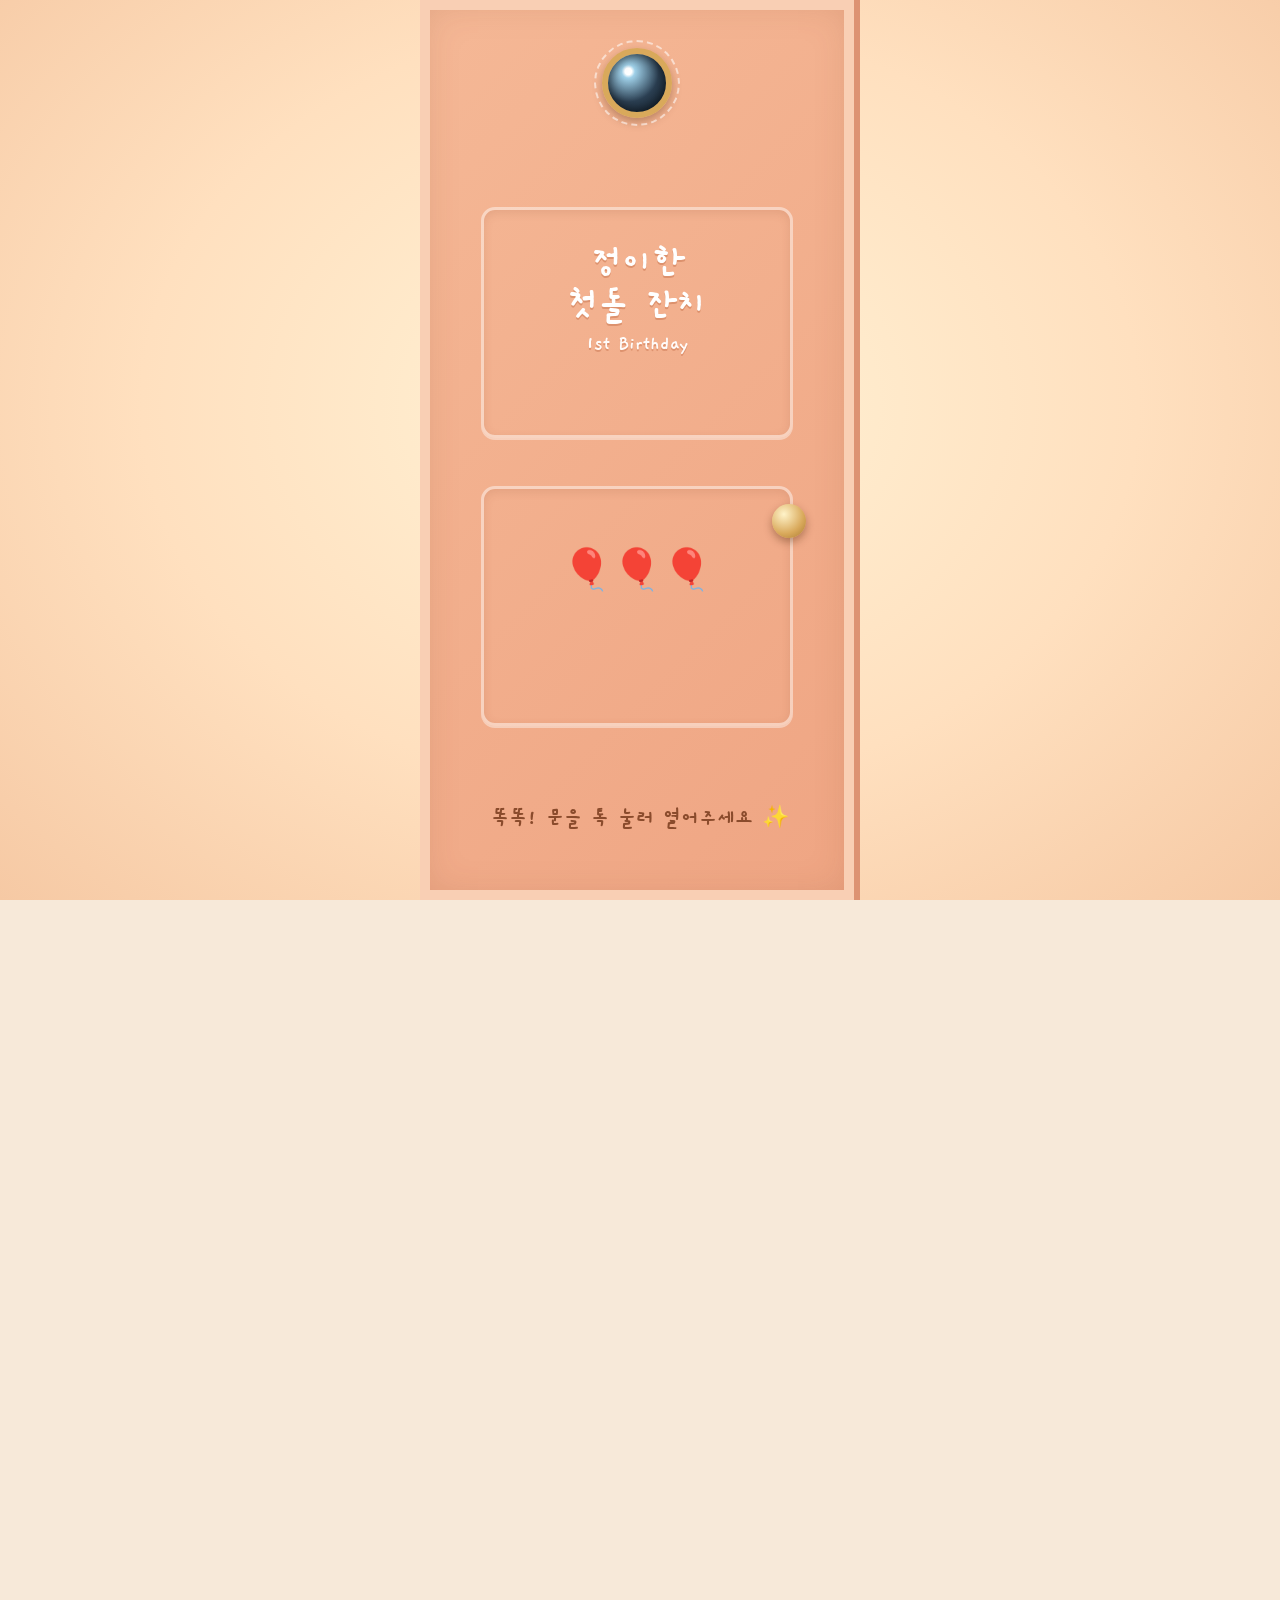
<file: index.html>
<!DOCTYPE html>
<html lang="ko">
<head>
<meta charset="utf-8">
<meta name="viewport" content="width=device-width, initial-scale=1, viewport-fit=cover">
<title>정이한 첫돌 잔치 — 똑똑! 문 열어주세요 🚪</title>
<meta name="description" content="똑똑! 이한이가 문을 두드려요. 2027년 4월 3일(토) 오전 11시, 이한이의 첫 번째 생일에 초대합니다.">
<meta name="theme-color" content="#ffe7d2">
<meta property="og:type" content="website">
<meta property="og:site_name" content="정이한 첫돌 잔치">
<meta property="og:locale" content="ko_KR">
<meta property="og:title" content="똑똑! 이한이가 문을 두드려요 🚪 정이한 첫돌 잔치">
<meta property="og:description" content="문 열어주세요~ 이한이의 첫 생일에 초대합니다. 2027.04.03(토) 오전 11:00 · 고메스퀘어 동탄직영점">
<meta property="og:image" content="https://jjsuri.github.io/ihan-first-birthday/assets/og.jpg">
<meta property="og:image:width" content="1200">
<meta property="og:image:height" content="630">
<meta name="twitter:card" content="summary_large_image">
<link rel="preconnect" href="https://fonts.googleapis.com">
<link rel="preconnect" href="https://fonts.gstatic.com" crossorigin>
<link href="https://fonts.googleapis.com/css2?family=Gaegu:wght@400;700&family=Gowun+Dodum&family=Noto+Serif+KR:wght@600;700&display=swap" rel="stylesheet">
<script>document.documentElement.className+=' js intro-lock';</script>
<link rel="stylesheet" href="assets/style.css">
</head>
<body>

<!-- 도어 인트로: 탭 / 스크롤 / Enter 로 열립니다 -->
<div class="intro" id="intro" role="button" tabindex="0" aria-label="문을 열고 초대장 보기">
  <div class="stage">
    <div class="door">
      <div class="peephole" aria-hidden="true"></div>
      <div class="plate" aria-hidden="true">이한이네</div>
      <div class="sign">정이한<br>첫돌 잔치<small>1st Birthday</small></div>
      <div class="balloons" aria-hidden="true">🎈🎈🎈</div>
      <div class="knob" aria-hidden="true"></div>
    </div>
    <p class="knock-hint">똑똑! 문을 톡 눌러 열어주세요 ✨</p>
  </div>
</div>

<main class="app">

  <!-- 히어로 + 영상 -->
  <section class="hero" id="top">
    <div class="fx" id="fx" aria-hidden="true"></div>
    <p class="eyebrow reveal">1st Birthday Invitation</p>
    <h1 class="reveal" style="--rd:.08s">똑똑! 🚪</h1>
    <p class="lead reveal" style="--rd:.16s">이한이가 문을 두드려요</p>

    <div class="door-frame reveal" style="--rd:.2s">
      <div class="video-box">
        <video id="babyVideo" poster="assets/poster.jpg"
               muted loop playsinline webkit-playsinline preload="metadata" controls controlslist="nodownload noremoteplayback"
               aria-label="문 앞에서 똑똑 노크하는 이한이 영상">
          <source src="assets/baby.mp4" type="video/mp4">
          영상을 재생할 수 없는 브라우저예요.
        </video>
        <button class="sound-btn" id="soundBtn" type="button" data-on="false">🔊 소리 켜기</button>
      </div>
    </div>

    <div class="bubbles">
      <div class="bubble reveal">🚪 “집에 있어? 집에 있어요?”<small>똑똑똑</small></div>
      <div class="bubble reveal" style="--rd:.12s">🪜 “문 열어주세요! 문 열어주세요!”<small>까치발 들고 영차</small></div>
    </div>

    <p class="invite-line reveal">문 열어주세요,<br><em>이한이의 첫 생일</em>에<br>초대합니다 🎈</p>

    <div class="countdown reveal" id="countdown" aria-live="off">
      <div class="dday" id="dday">D-?</div>
      <div class="cd-label" id="cdLabel">이한이의 첫 생일까지</div>
      <div class="cd-grid" id="cdGrid">
        <div class="cd-cell"><b id="cdD">-</b><span>일</span></div>
        <div class="cd-cell"><b id="cdH">--</b><span>시간</span></div>
        <div class="cd-cell"><b id="cdM">--</b><span>분</span></div>
        <div class="cd-cell"><b id="cdS">--</b><span>초</span></div>
      </div>
      <div class="cd-done" id="cdDone" hidden></div>
    </div>
    <p class="scroll-cue">▼ 아래로 내려서 초대장을 확인해 주세요</p>
  </section>

  <!-- 인사말 -->
  <section class="greeting">
    <p class="eyebrow reveal">From. 이한</p>
    <h2 class="sec-title reveal">이한이가 전하는 인사</h2>
    <div class="divider reveal"></div>
    <div class="letter reveal">
      <p>할아버지, 할머니, 삼촌, 이모, 고모<br>모두 안녕하세요!</p>
      <p>언제 이렇게 컸는지<br>벌써 제가 태어난 지 1년이 되었대요.</p>
      <p>늘 아껴주시고 사랑 가득 담아<br>응원해 주셔서 감사해요.</p>
      <p>소중한 가족분들과 맛있는 밥 한 끼<br>나누는 자리를 준비했으니<br>꼭 오셔서 함께 축하해 주세요! 🥰</p>
      <p class="from">- 이한 올림 -</p>
    </div>
  </section>

  <!-- 안내 -->
  <section class="info">
    <p class="eyebrow reveal">Information</p>
    <h2 class="sec-title reveal">잔치 안내</h2>
    <div class="card reveal">
      <div class="row"><div class="ico" aria-hidden="true">🗓️</div><div><span class="lbl">일시</span><div class="val">2027년 4월 3일(토) 오전 11:00<small>런치 1부 · 11:00 ~ 13:00</small></div></div></div>
      <div class="row"><div class="ico" aria-hidden="true">📍</div><div><span class="lbl">장소</span><div class="val">고메스퀘어 동탄직영점<small>룸 3번</small></div></div></div>
      <div class="row"><div class="ico" aria-hidden="true">🏠</div><div><span class="lbl">주소</span><div class="val">경기 화성시 동탄구 동탄역로 102<small>엘리스빌 3층 (Gate 6)</small></div></div></div>
      <div class="row"><div class="ico" aria-hidden="true">🚗</div><div><span class="lbl">주차</span><div class="val">건물 지하 무료 주차 2시간<small>주차 지원</small></div></div></div>
    </div>

    <div class="btns reveal">
      <button class="btn btn-cal" id="calBtn" type="button">📅 내 캘린더에 추가하기</button>
      <a class="btn btn-naver" href="https://naver.me/GQGgInN1" target="_blank" rel="noopener">🗺️ 네이버 지도로 길찾기</a>
      <button class="btn btn-ghost" id="copyBtn" type="button">📋 주소 복사하기</button>
    </div>
  </section>

  <!-- 연락 -->
  <section class="contact">
    <p class="eyebrow reveal">Contact</p>
    <h2 class="sec-title reveal">궁금한 점이 있으면 편하게 연락 주세요</h2>
    <div class="btn-row reveal">
      <a class="btn btn-call" href="tel:010-2500-9017">📞 아빠에게 전화</a>
      <a class="btn btn-call" href="tel:010-4046-0796">📞 엄마에게 전화</a>
    </div>
  </section>

  <!-- 갤러리 -->
  <section class="gallery">
    <p class="eyebrow reveal">Gallery</p>
    <h2 class="sec-title reveal">쑥쑥 자란 이한이의 1년</h2>
    <div class="grid" id="photoGrid"></div>
  </section>

  <footer>
    <div class="emoji">🎂</div>
    <p class="reveal">함께해 주셔서 감사합니다</p>
    <p class="names">아빠 정성훈 · 엄마 김수림</p>
    <p class="tiny" style="margin-top:14px">올림 ❤️</p>
  </footer>
</main>

<div class="toast" id="toast" role="status" aria-live="polite"></div>
<noscript><style>.reveal{opacity:1!important;transform:none!important}</style></noscript>
<script src="assets/app.js"></script>
</body>
</html>
</file>
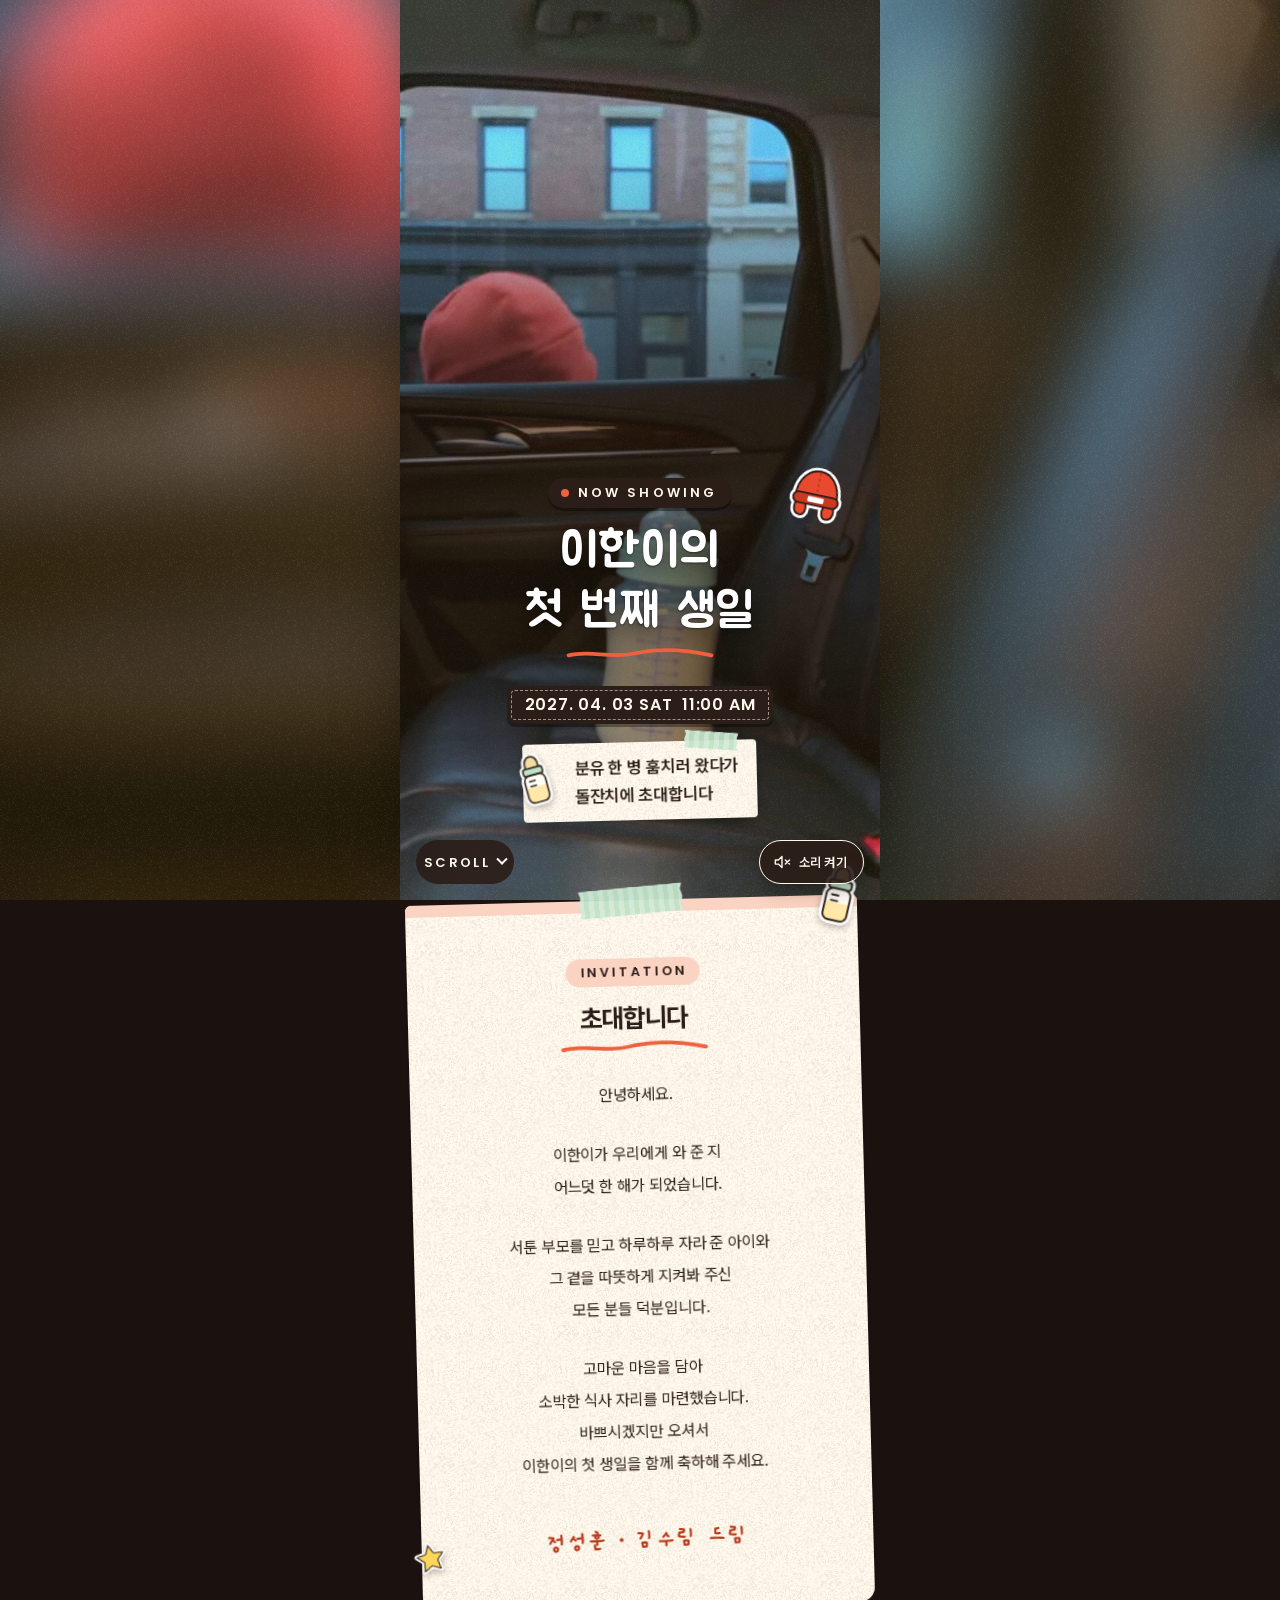
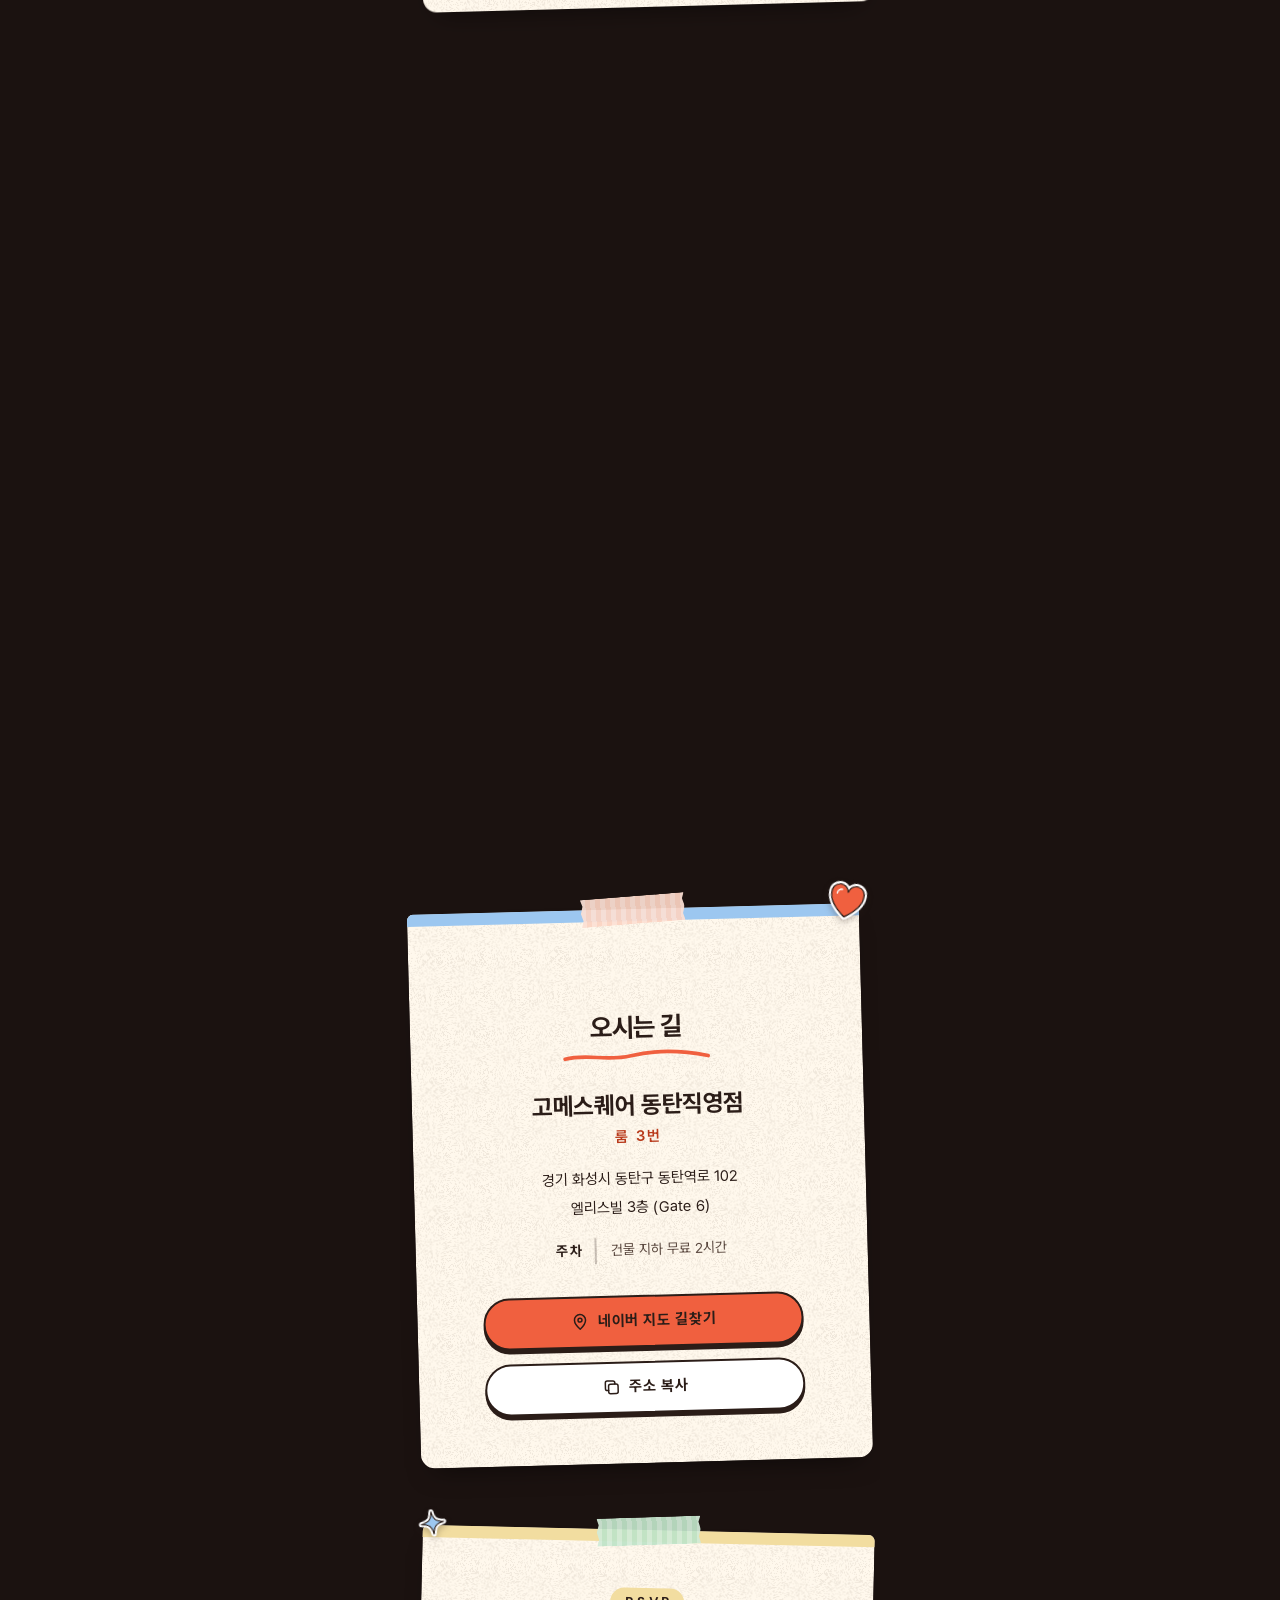
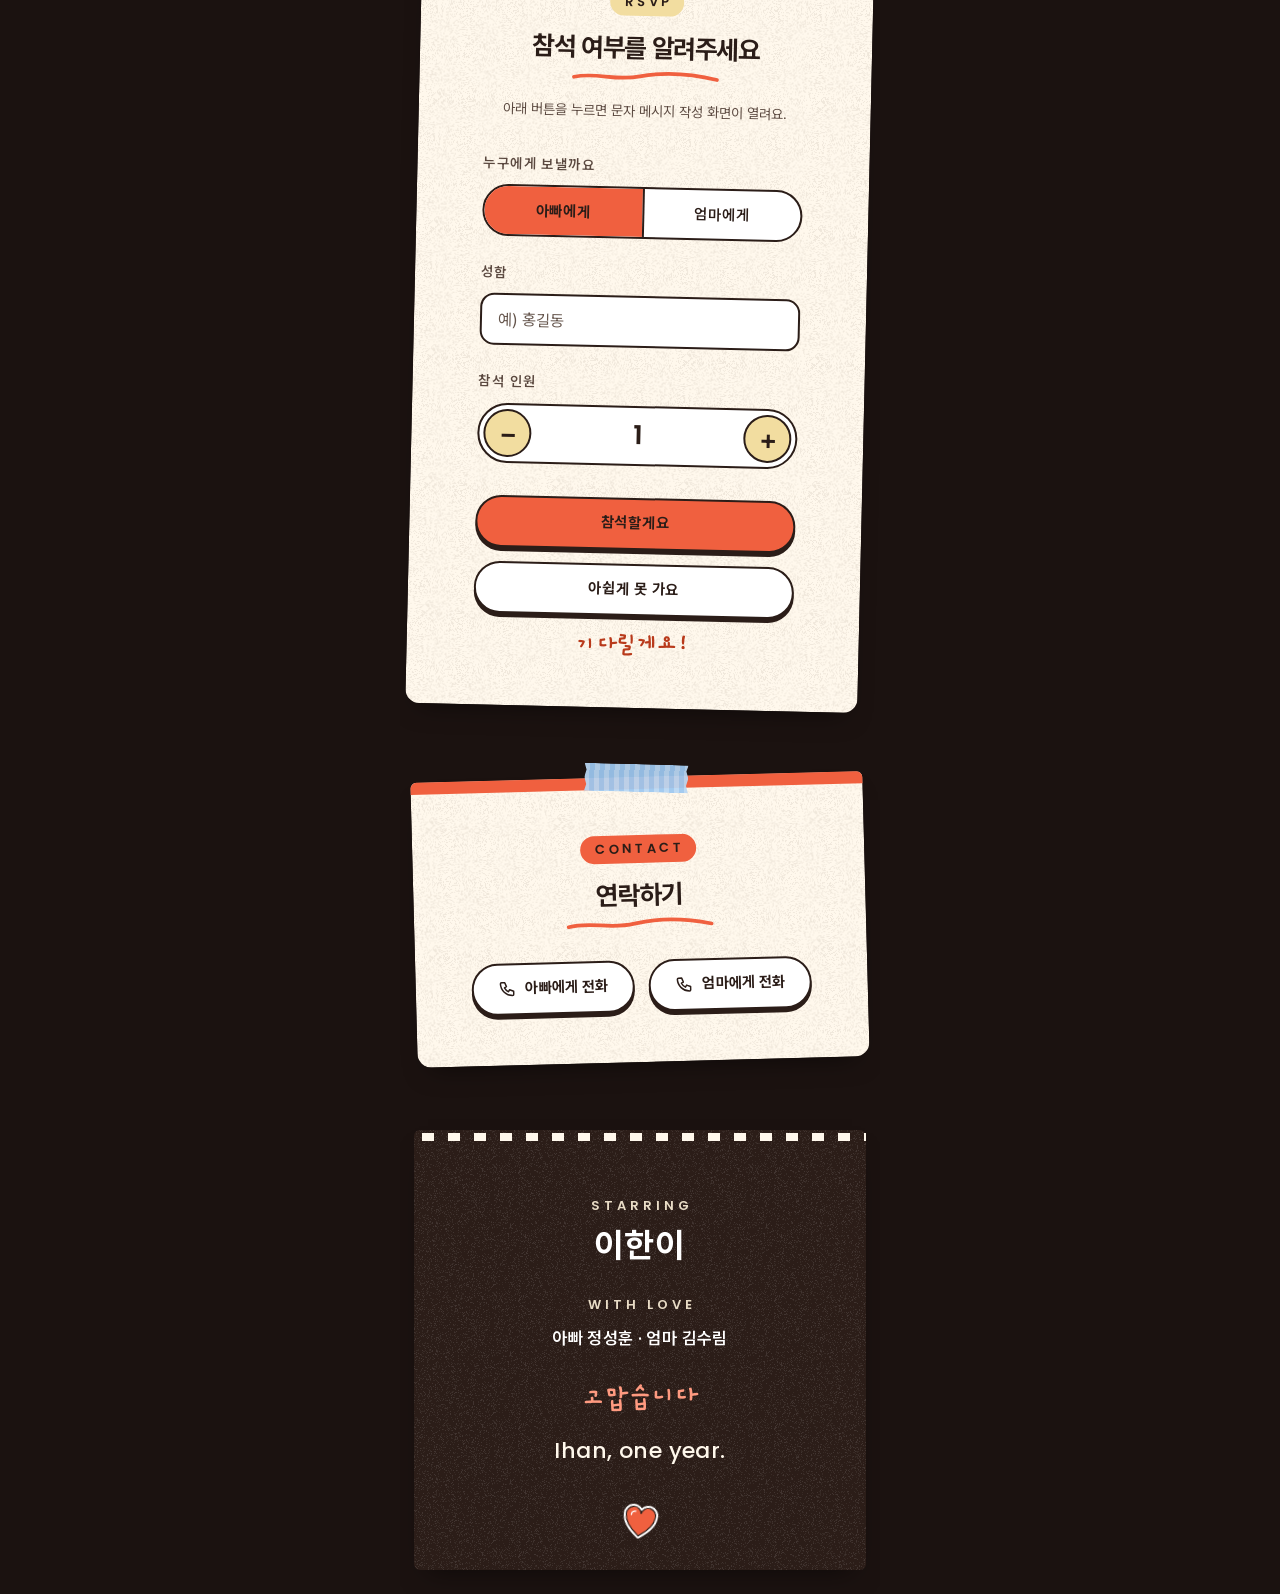
<file: v7/index.html>
<!DOCTYPE html>
<html lang="ko">
<head>
<meta charset="utf-8">
<meta name="viewport" content="width=device-width, initial-scale=1, viewport-fit=cover">
<title>이한이의 첫 번째 생일에 초대합니다</title>
<meta name="description" content="2027. 04. 03 SAT 오전 11:00 · 고메스퀘어 동탄직영점. 분유 한 병 훔치러 왔다가 돌잔치에 초대합니다. 이한이의 첫 생일에 초대합니다.">
<meta name="theme-color" content="#1b1210">
<meta property="og:type" content="website">
<meta property="og:locale" content="ko_KR">
<meta property="og:site_name" content="정이한 첫돌 잔치">
<meta property="og:title" content="분유 한 병 훔치러 왔다가 — 이한이의 첫 번째 생일">
<meta property="og:description" content="2027. 04. 03 SAT 오전 11:00 · 고메스퀘어 동탄직영점에서 기다릴게요.">
<meta property="og:url" content="https://jjsuri.github.io/ihan-first-birthday/v7/">
<meta property="og:image" content="https://jjsuri.github.io/ihan-first-birthday/v7/assets/og.jpg">
<meta property="og:image:width" content="1200">
<meta property="og:image:height" content="630">
<meta property="og:image:type" content="image/jpeg">
<meta property="og:image:alt" content="이한이의 첫 번째 생일 초대장">
<link rel="image_src" href="https://jjsuri.github.io/ihan-first-birthday/v7/assets/og-square.jpg">
<meta name="twitter:card" content="summary_large_image">
<meta name="twitter:title" content="분유 한 병 훔치러 왔다가 — 이한이의 첫 번째 생일">
<meta name="twitter:description" content="2027. 04. 03 SAT 오전 11:00 · 고메스퀘어 동탄직영점에서 기다릴게요.">
<meta name="twitter:image" content="https://jjsuri.github.io/ihan-first-birthday/v7/assets/og.jpg">
<link rel="icon" type="image/svg+xml" href="data:image/svg+xml,%3Csvg%20xmlns=%22http://www.w3.org/2000/svg%22%20viewBox=%220%200%2064%2064%22%3E%3Cg%20fill=%22%23fff%22%20stroke=%22%23fff%22%20stroke-width=%228%22%20stroke-linejoin=%22round%22%3E%3Cpath%20d=%22M9%2038C9%2019%2020%208%2032%208s23%2011%2023%2030z%22/%3E%3Crect%20x=%227%22%20y=%2234%22%20width=%2250%22%20height=%2212%22%20rx=%226%22/%3E%3Cpath%20d=%22M11%2045c-2%208%200%2013%205%2014s7-3%207-8l-1-6z%22/%3E%3Cpath%20d=%22M53%2045c2%208%200%2013-5%2014s-7-3-7-8l1-6z%22/%3E%3C/g%3E%3Cg%20stroke=%22%232B1D18%22%20stroke-width=%222%22%20stroke-linejoin=%22round%22%3E%3Cpath%20fill=%22%23E8492F%22%20d=%22M11%2045c-2%208%200%2013%205%2014s7-3%207-8l-1-6z%22/%3E%3Cpath%20fill=%22%23E8492F%22%20d=%22M53%2045c2%208%200%2013-5%2014s-7-3-7-8l1-6z%22/%3E%3Cpath%20fill=%22%23E8492F%22%20d=%22M9%2038C9%2019%2020%208%2032%208s23%2011%2023%2030z%22/%3E%3Crect%20x=%227%22%20y=%2234%22%20width=%2250%22%20height=%2212%22%20rx=%226%22%20fill=%22%23C93A22%22/%3E%3C/g%3E%3Crect%20x=%2223%22%20y=%2237%22%20width=%2218%22%20height=%226%22%20rx=%221.5%22%20fill=%22%23fff%22/%3E%3Cpath%20d=%22M32%2010v22%22%20stroke=%22%23B53520%22%20stroke-width=%221.6%22%20stroke-dasharray=%223%203%22%20fill=%22none%22/%3E%3C/svg%3E">
<link rel="preload" as="image" href="assets/poster.jpg">
<link rel="preload" href="assets/fonts/pretendard-sub.woff2" as="font" type="font/woff2" crossorigin>
<link rel="preload" href="assets/fonts/jua-sub.woff2" as="font" type="font/woff2" crossorigin>
<link rel="preload" href="assets/fonts/poppins-600.woff2" as="font" type="font/woff2" crossorigin>
<link rel="preload" href="assets/fonts/poppins-500.woff2" as="font" type="font/woff2" crossorigin>
<script>document.documentElement.className+=' js';</script>
<link rel="stylesheet" href="assets/style.css">
</head>
<body>
<svg width="0" height="0" style="position:absolute" aria-hidden="true" focusable="false"><defs>
<symbol id="s-bottle" viewBox="0 0 64 64"><g fill="#fff" stroke="#fff" stroke-width="8" stroke-linejoin="round"><path d="M32 3c-5 0-8 5-8 9v5h16v-5c0-4-3-9-8-9z"/><rect x="20" y="17" width="24" height="9" rx="3"/><rect x="19" y="26" width="26" height="34" rx="7"/></g><path fill="#F2DDA0" stroke="#2B1D18" stroke-width="2" stroke-linejoin="round" d="M32 3c-5 0-8 5-8 9v5h16v-5c0-4-3-9-8-9z"/><rect x="20" y="17" width="24" height="9" rx="3" fill="#BFE3C8" stroke="#2B1D18" stroke-width="2"/><rect x="19" y="26" width="26" height="34" rx="7" fill="#FFFDF6"/><path fill="#FFE8A8" d="M19 41h26v12a7 7 0 0 1-7 7H26a7 7 0 0 1-7-7z"/><path d="M25 33h7M25 39h7" stroke="#2B1D18" stroke-width="2" stroke-linecap="round" fill="none"/><rect x="19" y="26" width="26" height="34" rx="7" fill="none" stroke="#2B1D18" stroke-width="2"/></symbol>
<symbol id="s-hat" viewBox="0 0 64 64"><g fill="#fff" stroke="#fff" stroke-width="8" stroke-linejoin="round"><path d="M9 38C9 19 20 8 32 8s23 11 23 30z"/><rect x="7" y="34" width="50" height="12" rx="6"/><path d="M11 45c-2 8 0 13 5 14s7-3 7-8l-1-6z"/><path d="M53 45c2 8 0 13-5 14s-7-3-7-8l1-6z"/></g><g stroke="#2B1D18" stroke-width="2" stroke-linejoin="round"><path fill="#E8492F" d="M11 45c-2 8 0 13 5 14s7-3 7-8l-1-6z"/><path fill="#E8492F" d="M53 45c2 8 0 13-5 14s-7-3-7-8l1-6z"/><path fill="#E8492F" d="M9 38C9 19 20 8 32 8s23 11 23 30z"/><rect x="7" y="34" width="50" height="12" rx="6" fill="#C93A22"/></g><rect x="23" y="37" width="18" height="6" rx="1.5" fill="#fff"/><path d="M32 10v22" stroke="#B53520" stroke-width="1.6" stroke-dasharray="3 3" fill="none"/></symbol>
<symbol id="s-star" viewBox="0 0 64 64"><path d="M32 5l7.6 15.6 17.2 2.4-12.4 12.1 3 17-15.4-8.1-15.4 8.1 3-17L7.2 23l17.2-2.4z" fill="#fff" stroke="#fff" stroke-width="9" stroke-linejoin="round"/><path d="M32 5l7.6 15.6 17.2 2.4-12.4 12.1 3 17-15.4-8.1-15.4 8.1 3-17L7.2 23l17.2-2.4z" fill="#FFD65C" stroke="#2B1D18" stroke-width="2" stroke-linejoin="round"/></symbol>
<symbol id="s-heart" viewBox="0 0 64 64"><path d="M32 57C10 41 6 29 6 21a13 13 0 0 1 26-4 13 13 0 0 1 26 4c0 8-4 20-26 36z" fill="#fff" stroke="#fff" stroke-width="9" stroke-linejoin="round"/><path d="M32 57C10 41 6 29 6 21a13 13 0 0 1 26-4 13 13 0 0 1 26 4c0 8-4 20-26 36z" fill="#F0603F" stroke="#2B1D18" stroke-width="2" stroke-linejoin="round"/><path d="M15 21c0-4 3-7 7-7" stroke="#fff" stroke-width="2.4" stroke-linecap="round" fill="none"/></symbol>
<symbol id="s-cake" viewBox="0 0 64 64"><g fill="#fff" stroke="#fff" stroke-width="8" stroke-linejoin="round"><rect x="7" y="38" width="50" height="19" rx="5"/><rect x="14" y="24" width="36" height="16" rx="5"/><rect x="29.5" y="12" width="5" height="12"/><path d="M32 3c4 3.5 4 7 0 8-4-1-4-4.5 0-8z"/></g><rect x="7" y="38" width="50" height="19" rx="5" fill="#BFE3C8" stroke="#2B1D18" stroke-width="2"/><rect x="14" y="24" width="36" height="16" rx="5" fill="#FBD0C0" stroke="#2B1D18" stroke-width="2"/><rect x="29.5" y="12" width="5" height="12" fill="#F2DDA0" stroke="#2B1D18" stroke-width="2"/><path d="M32 3c4 3.5 4 7 0 8-4-1-4-4.5 0-8z" fill="#F0603F" stroke="#2B1D18" stroke-width="1.6" stroke-linejoin="round"/><path d="M12 47q5 4 10 0t10 0 10 0 10 0" stroke="#fff" stroke-width="2.4" stroke-linecap="round" fill="none"/></symbol>
<symbol id="s-spark" viewBox="0 0 64 64"><path d="M32 4c2 14 6 18 20 20-14 2-18 6-20 20-2-14-6-18-20-20 14-2 18-6 20-20z" fill="#fff" stroke="#fff" stroke-width="9" stroke-linejoin="round" transform="translate(0 4)"/><path d="M32 4c2 14 6 18 20 20-14 2-18 6-20 20-2-14-6-18-20-20 14-2 18-6 20-20z" fill="#9CC7F0" stroke="#2B1D18" stroke-width="2" stroke-linejoin="round" transform="translate(0 4)"/></symbol>
<symbol id="i-cal" viewBox="0 0 24 24"><rect x="3.5" y="5" width="17" height="15" rx="3"/><path d="M8 3v4M16 3v4M3.5 10h17"/></symbol>
<symbol id="i-pin" viewBox="0 0 24 24"><path d="M12 21s7-6.200 7-11.5a7 7 0 0 0-14 0C5 14.800 12 21 12 21z"/><circle cx="12" cy="9.5" r="2.5"/></symbol>
<symbol id="i-copy" viewBox="0 0 24 24"><rect x="8" y="8" width="12" height="12" rx="2.5"/><path d="M16 8V6.5A2.5 2.5 0 0 0 13.5 4h-7A2.5 2.5 0 0 0 4 6.5v7A2.5 2.5 0 0 0 6.5 16H8"/></symbol>
<symbol id="i-phone" viewBox="0 0 24 24"><path d="M5 4h4l2 5-2.5 1.5a11 11 0 0 0 5 5L15 13l5 2v4a1.5 1.5 0 0 1-1.5 1.5A15.5 15.5 0 0 1 3.5 5.5 1.5 1.5 0 0 1 5 4z"/></symbol>
</defs></svg>

<!-- 고정 배경: 영상(가벼운 색보정) + 섹션별 컬러 무드 -->
<div class="stage" id="stage" aria-hidden="true">
  <video class="bg-far" id="bgFar" muted loop playsinline webkit-playsinline preload="none" tabindex="-1"></video>
  <div class="bg-col">
    <video class="bg-vid" id="bgVid" poster="assets/poster.jpg" muted loop playsinline webkit-playsinline preload="auto" tabindex="-1"></video>
  </div>
  <div class="tint" id="tint"></div>
  <div class="scrim" id="scrim"></div>
  <div class="grain"></div>
</div>

<div class="tools">
  <button class="icon-btn" id="soundBtn" type="button" aria-label="배경 영상 소리 켜기" aria-pressed="false"></button>
</div>

<main class="app">

  <!-- HERO (영상 위) -->
  <header class="hero" id="top">
    <div class="hero-copy">
      <p class="now"><i aria-hidden="true"></i>Now Showing</p>
      <svg class="stk" style="--s:58px;right:calc(var(--inset) + 6px);top:-14px;--r:12deg" aria-hidden="true" focusable="false"><use href="#s-hat"/></svg>
      <h1>이한이의<br>첫 번째 생일</h1>
      <svg class="ul hero-ul draw" viewBox="0 0 160 14" aria-hidden="true" focusable="false"><path pathLength="1" d="M3 9C28 3 46 13 74 7s56-4 83 2"/></svg>
      <p class="hero-date"><span class="tk">2027. 04. 03 <span>SAT</span> &nbsp;11:00 AM</span></p>
      <p class="hero-joke"><svg class="stk" style="--s:52px;left:-14px;top:50%;margin-top:-30px;--r:-14deg" aria-hidden="true" focusable="false"><use href="#s-bottle"/></svg>분유 한 병 훔치러 왔다가<br>돌잔치에 초대합니다</p>
    </div>
    <a class="scroll-cue" href="#invite" aria-label="아래로 스크롤"><span class="lbl">Scroll</span><span class="arr" aria-hidden="true"></span></a>
  </header>

  <!-- GREETING -->
  <section class="sheet sec greeting reveal" id="invite" style="--mood:#FBD3C2;--tape:#BFE3C8;--rot:-1.5deg;--tr:-4deg" data-tint="64,30,18">
    <svg class="stk" style="--s:60px;right:-12px;top:-30px;--r:14deg" aria-hidden="true" focusable="false"><use href="#s-bottle"/></svg><svg class="stk" style="--s:34px;left:-8px;bottom:36px;--r:-12deg" aria-hidden="true" focusable="false"><use href="#s-star"/></svg>
    <p class="label reveal">Invitation</p>
    <h2 class="reveal" style="--d:.06s">초대합니다</h2>
    <svg class="ul draw reveal" viewBox="0 0 160 14" aria-hidden="true" focusable="false"><path pathLength="1" d="M3 9C28 3 46 13 74 7s56-4 83 2"/></svg>
    <div class="letter reveal">
      <p>안녕하세요.</p>
      <p>이한이가 우리에게 와 준 지<br>어느덧 한 해가 되었습니다.</p>
      <p>서툰 부모를 믿고 하루하루 자라 준 아이와<br>그 곁을 따뜻하게 지켜봐 주신<br>모든 분들 덕분입니다.</p>
      <p>고마운 마음을 담아<br>소박한 식사 자리를 마련했습니다.<br>바쁘시겠지만 오셔서<br>이한이의 첫 생일을 함께 축하해 주세요.</p>
      <p class="sign hand">정성훈 · 김수림 드림</p>
    </div>
  </section>

  <!-- DATE -->
  <section class="sheet sec date reveal" style="--mood:#BFE3C8;--tape:#F2DDA0;--rot:1.3deg;--tr:3deg" data-tint="16,52,36">
    <svg class="stk" style="--s:58px;left:-12px;top:-28px;--r:-12deg" aria-hidden="true" focusable="false"><use href="#s-cake"/></svg><svg class="stk" style="--s:34px;right:-6px;top:150px;--r:10deg" aria-hidden="true" focusable="false"><use href="#s-spark"/></svg>
    <p class="label reveal">Save the Date</p>
    <h2 class="reveal" style="--d:.06s">2027. 04. 03</h2>
    <svg class="ul draw reveal" viewBox="0 0 160 14" aria-hidden="true" focusable="false"><path pathLength="1" d="M3 9C28 3 46 13 74 7s56-4 83 2"/></svg>
    <p class="sub reveal" style="--d:.1s">토요일 오전 11시 · 런치 1부 (11:00 – 13:00)</p>
    <div class="cal-wrap reveal">
      <div class="cal" id="calendar" aria-label="2027년 4월 달력"></div>
    </div>
    <p class="dday reveal" id="dday" aria-live="off">D-</p>
    <button class="btn btn-line reveal" id="calBtn" type="button"><svg class="ico" viewBox="0 0 24 24" aria-hidden="true" focusable="false"><use href="#i-cal"/></svg>캘린더에 저장</button>
  </section>

  <!-- TIMELINE -->
  <section class="sheet sec timeline reveal" id="timelineSec" hidden style="--mood:#8A5A48;--tape:#F2DDA0;--rot:-1.5deg;--tr:-3deg" data-tint="46,24,16">
    <p class="label on-dark reveal">Growing Up</p>
    <h2 class="reveal" style="--d:.06s">이한이의 1년</h2>
    <svg class="ul draw reveal" viewBox="0 0 160 14" aria-hidden="true" focusable="false"><path pathLength="1" d="M3 9C28 3 46 13 74 7s56-4 83 2"/></svg>
    <ol class="tl" id="timeline"></ol>
  </section>

  <!-- GALLERY -->
  <section class="sheet sec gallery reveal" id="gallerySec" hidden style="--mood:#F2DDA0;--tape:#9CC7F0;--rot:1.3deg;--tr:4deg" data-tint="60,44,10">
    <p class="label reveal">Gallery</p>
    <h2 class="reveal" style="--d:.06s">함께한 순간들</h2>
    <svg class="ul draw reveal" viewBox="0 0 160 14" aria-hidden="true" focusable="false"><path pathLength="1" d="M3 9C28 3 46 13 74 7s56-4 83 2"/></svg>
    <div class="grid" id="photoGrid"></div>
  </section>

  <!-- LOCATION -->
  <section class="sheet sec location reveal" style="--mood:#9CC7F0;--tape:#FBD3C2;--rot:-1.5deg;--tr:-3deg" data-tint="14,34,60">
    <svg class="stk" style="--s:40px;right:-8px;top:-22px;--r:12deg" aria-hidden="true" focusable="false"><use href="#s-heart"/></svg>
    <p class="label reveal">Location</p>
    <h2 class="reveal" style="--d:.06s">오시는 길</h2>
    <svg class="ul draw reveal" viewBox="0 0 160 14" aria-hidden="true" focusable="false"><path pathLength="1" d="M3 9C28 3 46 13 74 7s56-4 83 2"/></svg>
    <div class="place reveal">
      <p class="venue">고메스퀘어 동탄직영점</p>
      <p class="room">룸 3번</p>
      <p class="addr" id="addrText">경기 화성시 동탄구 동탄역로 102<br>엘리스빌 3층 (Gate 6)</p>
      <p class="park"><span>주차</span> 건물 지하 무료 2시간</p>
    </div>
    <div class="btn-col reveal">
      <a class="btn btn-solid" href="https://naver.me/GQGgInN1" target="_blank" rel="noopener"><svg class="ico" viewBox="0 0 24 24" aria-hidden="true" focusable="false"><use href="#i-pin"/></svg>네이버 지도 길찾기</a>
      <button class="btn btn-line" id="copyBtn" type="button"><svg class="ico" viewBox="0 0 24 24" aria-hidden="true" focusable="false"><use href="#i-copy"/></svg>주소 복사</button>
    </div>
  </section>

  <!-- RSVP -->
  <section class="sheet sec rsvp reveal" style="--mood:#F2DDA0;--tape:#BFE3C8;--rot:1.3deg;--tr:-3deg" data-tint="60,44,10">
    <svg class="stk" style="--s:36px;left:-8px;top:-18px;--r:-10deg" aria-hidden="true" focusable="false"><use href="#s-spark"/></svg>
    <p class="label reveal">RSVP</p>
    <h2 class="reveal" style="--d:.06s">참석 여부를 알려주세요</h2>
    <svg class="ul draw reveal" viewBox="0 0 160 14" aria-hidden="true" focusable="false"><path pathLength="1" d="M3 9C28 3 46 13 74 7s56-4 83 2"/></svg>
    <p class="sub reveal" style="--d:.1s">아래 버튼을 누르면 문자 메시지 작성 화면이 열려요.</p>
    <form class="rsvp-form reveal" id="rsvpForm" novalidate>
      <fieldset>
        <legend>누구에게 보낼까요</legend>
        <div class="seg" role="group" aria-label="받는 사람">
          <button type="button" class="seg-btn" data-who="dad" aria-pressed="true">아빠에게</button>
          <button type="button" class="seg-btn" data-who="mom" aria-pressed="false">엄마에게</button>
        </div>
      </fieldset>
      <label class="field"><span>성함</span><input id="guestName" type="text" autocomplete="name" placeholder="예) 홍길동" maxlength="20"></label>
      <div class="field"><span>참석 인원</span>
        <div class="stepper"><button type="button" id="cntMinus" aria-label="인원 줄이기">−</button><output id="cntVal" aria-live="polite">1</output><button type="button" id="cntPlus" aria-label="인원 늘리기">+</button></div>
      </div>
      <p class="hint" id="rsvpHint" role="alert" hidden></p>
      <div class="btn-col">
        <button class="btn btn-solid" type="button" id="goBtn">참석할게요</button>
        <button class="btn btn-line" type="button" id="noBtn">아쉽게 못 가요</button>
      </div>
      <p class="hand wait" aria-hidden="true">기다릴게요!</p>
    </form>
  </section>

  <!-- CONTACT -->
  <section class="sheet sec contact reveal" style="--mood:#F0603F;--tape:#9CC7F0;--rot:-1.5deg;--tr:3deg" data-tint="70,22,12">
    <p class="label reveal">Contact</p>
    <h2 class="reveal" style="--d:.06s">연락하기</h2>
    <svg class="ul draw reveal" viewBox="0 0 160 14" aria-hidden="true" focusable="false"><path pathLength="1" d="M3 9C28 3 46 13 74 7s56-4 83 2"/></svg>
    <div class="btn-row reveal">
      <a class="btn btn-line" href="tel:010-2500-9017"><svg class="ico" viewBox="0 0 24 24" aria-hidden="true" focusable="false"><use href="#i-phone"/></svg>아빠에게 전화</a>
      <a class="btn btn-line" href="tel:010-4046-0796"><svg class="ico" viewBox="0 0 24 24" aria-hidden="true" focusable="false"><use href="#i-phone"/></svg>엄마에게 전화</a>
    </div>
  </section>

  <!-- END CREDITS -->
  <footer class="sheet sec foot credits reveal" data-tint="18,11,9">
    <p class="cr-k reveal">Starring</p>
    <p class="cr-star reveal" style="--d:.06s">이한이</p>
    <p class="cr-k reveal" style="--d:.12s">With love</p>
    <p class="cr-v reveal" style="--d:.16s">아빠 정성훈 · 엄마 김수림</p>
    <p class="hand cr-thanks reveal" style="--d:.22s">고맙습니다</p>
    <p class="en reveal" style="--d:.28s">Ihan, one year.</p>
    <svg class="stk" style="--s:36px;left:50%;margin-left:-18px;bottom:30px;--r:8deg" aria-hidden="true" focusable="false"><use href="#s-heart"/></svg>
  </footer>
</main>

<div class="lb" id="lightbox" hidden role="dialog" aria-modal="true" aria-label="사진 크게 보기">
  <button class="lb-close" id="lbClose" type="button" aria-label="닫기">×</button>
  <button class="lb-nav prev" id="lbPrev" type="button" aria-label="이전 사진">‹</button>
  <img id="lbImg" alt="">
  <button class="lb-nav next" id="lbNext" type="button" aria-label="다음 사진">›</button>
</div>
<div class="toast" id="toast" role="status" aria-live="polite"></div>
<noscript><style>.reveal{opacity:1!important;transform:none!important}.draw path{stroke-dashoffset:0!important}.stk{opacity:1!important;scale:1!important}</style></noscript>
<script src="assets/app.js"></script>
</body>
</html>
</file>
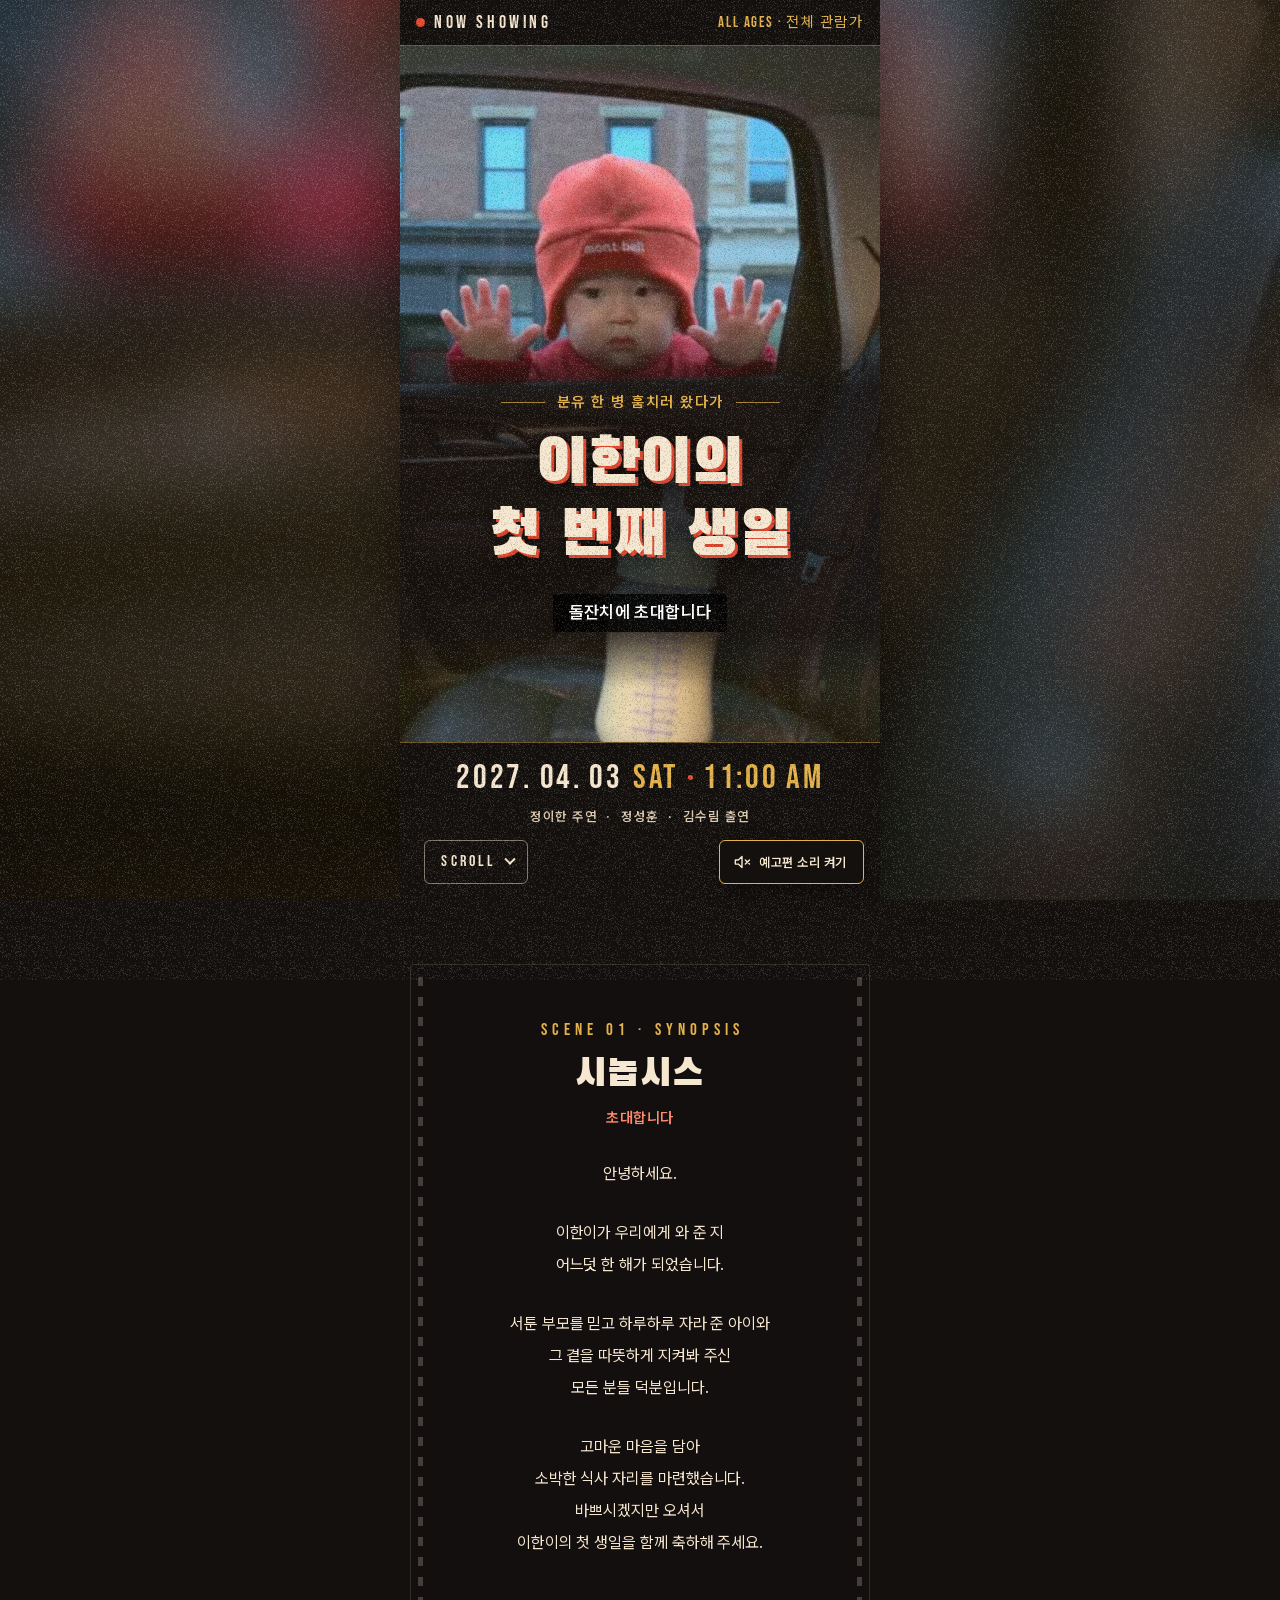
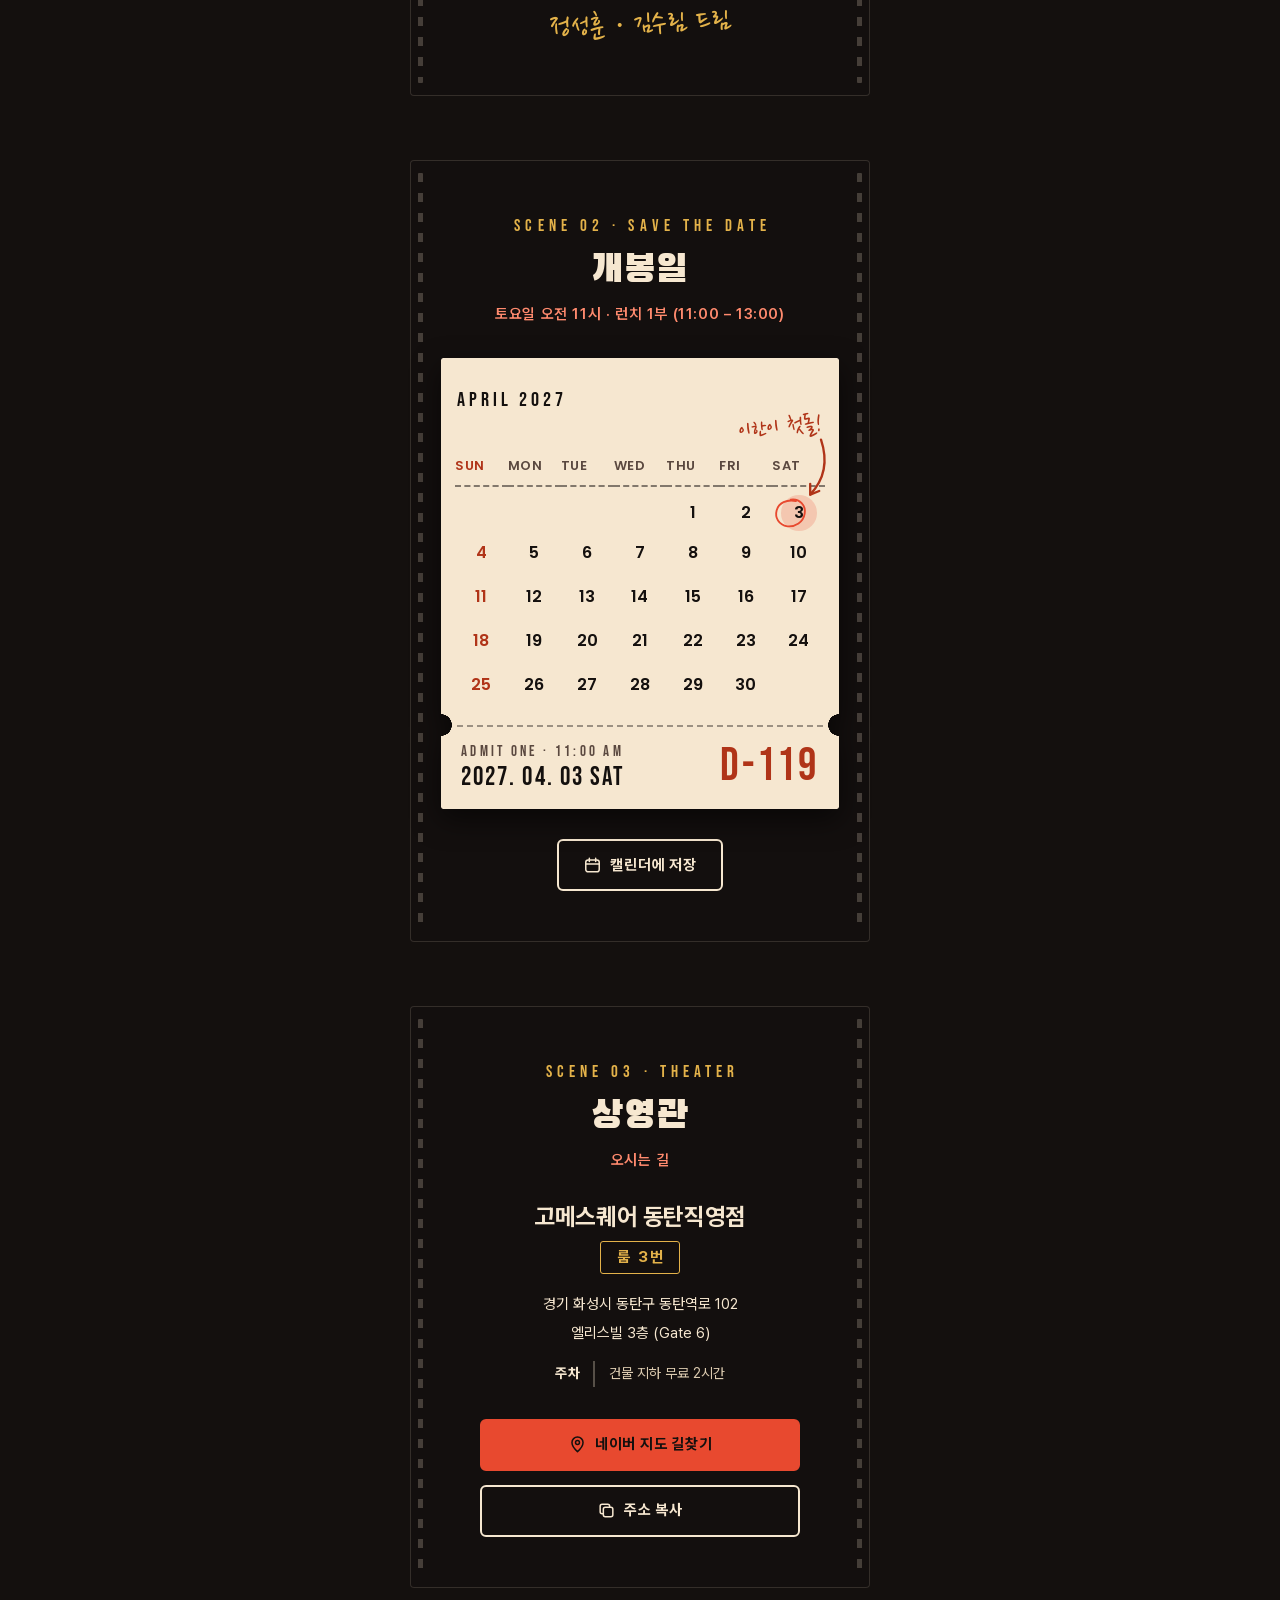
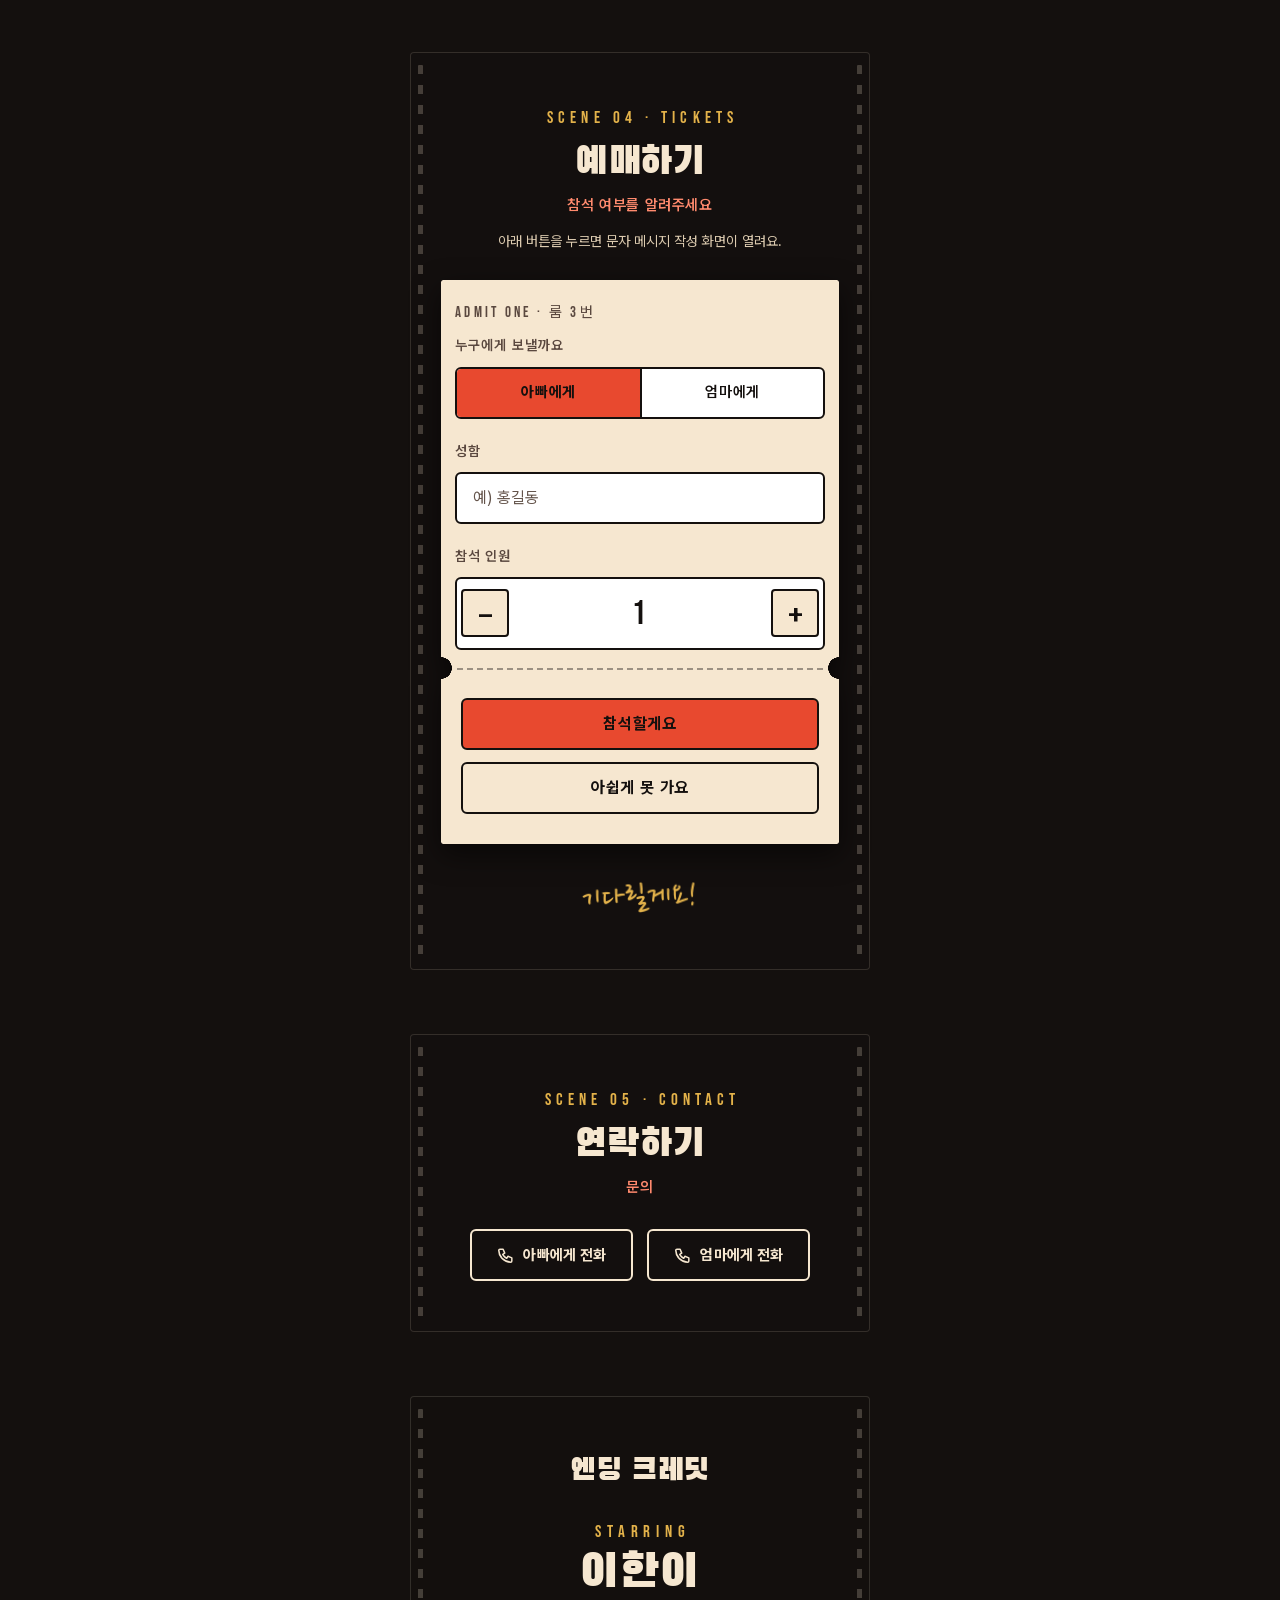
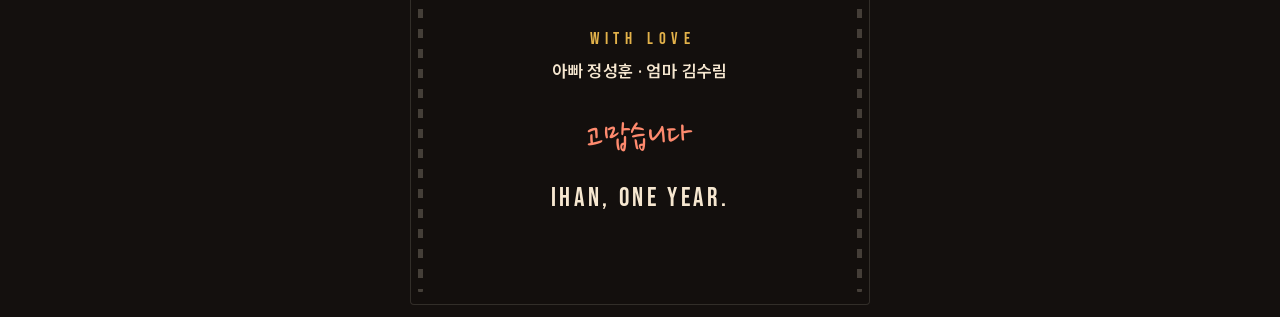
<file: v8/index.html>
<!DOCTYPE html>
<html lang="ko">
<head>
<meta charset="utf-8">
<meta name="viewport" content="width=device-width, initial-scale=1, viewport-fit=cover">
<title>이한이의 첫 번째 생일에 초대합니다</title>
<meta name="description" content="NOW SHOWING · 2027. 04. 03 SAT 오전 11:00 · 고메스퀘어 동탄직영점. 분유 한 병 훔치러 왔다가 돌잔치에 초대합니다. 이한이의 첫 생일에 초대합니다.">
<meta name="theme-color" content="#14100E">
<meta property="og:type" content="website">
<meta property="og:locale" content="ko_KR">
<meta property="og:site_name" content="정이한 첫돌 잔치">
<meta property="og:title" content="분유 한 병 훔치러 왔다가 — 이한이의 첫 번째 생일">
<meta property="og:description" content="NOW SHOWING · 2027. 04. 03 SAT 오전 11:00 · 고메스퀘어 동탄직영점에서 기다릴게요.">
<meta property="og:url" content="https://jjsuri.github.io/ihan-first-birthday/v8/">
<meta property="og:image" content="https://jjsuri.github.io/ihan-first-birthday/v8/assets/og.jpg">
<meta property="og:image:width" content="1200">
<meta property="og:image:height" content="630">
<meta property="og:image:type" content="image/jpeg">
<meta property="og:image:alt" content="영화 포스터처럼 만든 이한이의 첫 번째 생일 초대장">
<link rel="image_src" href="https://jjsuri.github.io/ihan-first-birthday/v8/assets/og-square.jpg">
<meta name="twitter:card" content="summary_large_image">
<meta name="twitter:title" content="분유 한 병 훔치러 왔다가 — 이한이의 첫 번째 생일">
<meta name="twitter:description" content="NOW SHOWING · 2027. 04. 03 SAT 오전 11:00 · 고메스퀘어 동탄직영점에서 기다릴게요.">
<meta name="twitter:image" content="https://jjsuri.github.io/ihan-first-birthday/v8/assets/og.jpg">
<link rel="icon" type="image/svg+xml" href="data:image/svg+xml,%3Csvg%20xmlns=%22http://www.w3.org/2000/svg%22%20viewBox=%220%200%2064%2064%22%3E%3Crect%20width=%2264%22%20height=%2264%22%20rx=%2214%22%20fill=%22%2314100E%22/%3E%3Cpath%20d=%22M9%2030h46v22a4%204%200%200%201-4%204H13a4%204%200%200%201-4-4z%22%20fill=%22%23F6E7D0%22/%3E%3Cpath%20d=%22M8%2012l48%208-2.500%2010H6z%22%20fill=%22%23E8492F%22/%3E%3Cpath%20d=%22M20%2014l-5%2016M33%2016l-5%2014M46%2018l-5%2012%22%20stroke=%22%2314100E%22%20stroke-width=%225%22/%3E%3C/svg%3E">
<link rel="preload" as="image" href="assets/poster.jpg">
<link rel="preload" href="assets/fonts/pretendard-sub.woff2" as="font" type="font/woff2" crossorigin>
<link rel="preload" href="assets/fonts/blackhan-sub.woff2" as="font" type="font/woff2" crossorigin>
<link rel="preload" href="assets/fonts/bebas-sub.woff2" as="font" type="font/woff2" crossorigin>
<script>document.documentElement.className+=' js';</script>
<link rel="stylesheet" href="assets/style.css">
</head>
<body>
<svg width="0" height="0" style="position:absolute" aria-hidden="true" focusable="false"><defs>
<symbol id="i-cal" viewBox="0 0 24 24"><rect x="3.5" y="5" width="17" height="15" rx="3"/><path d="M8 3v4M16 3v4M3.5 10h17"/></symbol>
<symbol id="i-pin" viewBox="0 0 24 24"><path d="M12 21s7-6.200 7-11.5a7 7 0 0 0-14 0C5 14.800 12 21 12 21z"/><circle cx="12" cy="9.5" r="2.5"/></symbol>
<symbol id="i-copy" viewBox="0 0 24 24"><rect x="8" y="8" width="12" height="12" rx="2.5"/><path d="M16 8V6.5A2.5 2.5 0 0 0 13.5 4h-7A2.5 2.5 0 0 0 4 6.5v7A2.5 2.5 0 0 0 6.5 16H8"/></symbol>
<symbol id="i-phone" viewBox="0 0 24 24"><path d="M5 4h4l2 5-2.5 1.5a11 11 0 0 0 5 5L15 13l5 2v4a1.5 1.5 0 0 1-1.5 1.5A15.5 15.5 0 0 1 3.5 5.5 1.5 1.5 0 0 1 5 4z"/></symbol>
</defs></svg>

<!-- 고정 배경: 영상(주인공) + 비네팅 + 라이트 리크 -->
<div class="stage" id="stage" aria-hidden="true">
  <video class="bg-far" id="bgFar" muted loop playsinline webkit-playsinline preload="none" tabindex="-1"></video>
  <div class="bg-col">
    <video class="bg-vid" id="bgVid" poster="assets/poster.jpg" muted loop playsinline webkit-playsinline preload="auto" tabindex="-1"></video>
  </div>
  <div class="scrim" id="scrim"></div>
  <div class="vig"></div>
  <div class="leak"></div>
</div>
<div class="grain" aria-hidden="true"></div>

<div class="tools">
  <button class="icon-btn" id="soundBtn" type="button" aria-label="예고편 소리 켜기" aria-pressed="false"></button>
</div>

<main class="app">

  <!-- HERO : 영화 포스터 (레터박스 + NOW SHOWING) -->
  <header class="hero" id="top">
    <div class="bar top"><p class="now"><i aria-hidden="true"></i>Now Showing</p><p class="rate"><span class="x">ALL AGES · </span>전체 관람가</p></div>
    <div class="hero-copy">
      <div class="stack">
        <p class="tag">분유 한 병 훔치러 왔다가</p>
        <h1>이한이의<br>첫 번째 생일</h1>
        <p class="cap"><span>돌잔치에 초대합니다</span></p>
      </div>
    </div>
    <div class="bar bot">
      <p class="hero-date"><span>2027. 04. 03</span> SAT <i aria-hidden="true"></i> 11:00 AM</p>
      <p class="bill">정이한 주연 &nbsp;·&nbsp; 정성훈 &nbsp;·&nbsp; 김수림 출연</p>
      <a class="scroll-cue" href="#invite" aria-label="아래로 스크롤"><span class="lbl">Scroll</span><span class="arr" aria-hidden="true"></span></a>
    </div>
  </header>

  <!-- 시놉시스 = 초대합니다 -->
  <section class="act greeting" id="invite">
    <div class="reel reveal">
      <p class="scn reveal">Scene 01 · Synopsis</p>
      <h2 class="reveal" style="--d:.06s">시놉시스</h2>
      <p class="kor reveal" style="--d:.1s">초대합니다</p>
      <div class="letter reveal">
        <p>안녕하세요.</p>
        <p>이한이가 우리에게 와 준 지<br>어느덧 한 해가 되었습니다.</p>
        <p>서툰 부모를 믿고 하루하루 자라 준 아이와<br>그 곁을 따뜻하게 지켜봐 주신<br>모든 분들 덕분입니다.</p>
        <p>고마운 마음을 담아<br>소박한 식사 자리를 마련했습니다.<br>바쁘시겠지만 오셔서<br>이한이의 첫 생일을 함께 축하해 주세요.</p>
        <p class="sign hand">정성훈 · 김수림 드림</p>
      </div>
    </div>
  </section>

  <!-- 개봉일 = Save the date (티켓 스텁 달력) -->
  <section class="act date">
    <div class="reel reveal">
      <p class="scn reveal">Scene 02 · Save the date</p>
      <h2 class="reveal" style="--d:.06s">개봉일</h2>
      <p class="kor reveal" style="--d:.1s">토요일 오전 11시 · 런치 1부 (11:00 – 13:00)</p>
      <div class="tk-wrap cal-tk reveal">
        <div class="tkt">
          <div class="tk-main">
            <div class="cal-wrap"><div class="cal" id="calendar" aria-label="2027년 4월 달력"></div></div>
          </div>
          <div class="tk-stub">
            <div class="stub-l"><p class="adm">Admit one · 11:00 AM</p><p class="stub-d">2027. 04. 03 SAT</p></div>
            <p class="dday" id="dday" aria-live="off">D-</p>
          </div>
        </div>
      </div>
      <button class="btn btn-line reveal" id="calBtn" type="button"><svg class="ico" viewBox="0 0 24 24" aria-hidden="true" focusable="false"><use href="#i-cal"/></svg>캘린더에 저장</button>
    </div>
  </section>

  <!-- 성장 기록 (사진이 있을 때만) -->
  <section class="act timeline" id="timelineSec" hidden>
    <div class="reel reveal">
      <p class="scn reveal">Making film</p>
      <h2 class="reveal" style="--d:.06s">이한이의 1년</h2>
      <ol class="tl" id="timeline"></ol>
    </div>
  </section>

  <!-- 갤러리 (사진이 있을 때만) -->
  <section class="act gallery" id="gallerySec" hidden>
    <div class="reel reveal">
      <p class="scn reveal">Stills</p>
      <h2 class="reveal" style="--d:.06s">함께한 순간들</h2>
      <div class="grid" id="photoGrid"></div>
    </div>
  </section>

  <!-- 상영관 = 오시는 길 -->
  <section class="act location">
    <div class="reel reveal">
      <p class="scn reveal">Scene 03 · Theater</p>
      <h2 class="reveal" style="--d:.06s">상영관</h2>
      <p class="kor reveal" style="--d:.1s">오시는 길</p>
      <div class="place reveal">
        <p class="venue">고메스퀘어 동탄직영점</p>
        <p class="room">룸 3번</p>
        <p class="addr" id="addrText">경기 화성시 동탄구 동탄역로 102<br>엘리스빌 3층 (Gate 6)</p>
        <p class="park"><span>주차</span> 건물 지하 무료 2시간</p>
      </div>
      <div class="btn-col reveal">
        <a class="btn btn-solid" href="https://naver.me/GQGgInN1" target="_blank" rel="noopener"><svg class="ico" viewBox="0 0 24 24" aria-hidden="true" focusable="false"><use href="#i-pin"/></svg>네이버 지도 길찾기</a>
        <button class="btn btn-line" id="copyBtn" type="button"><svg class="ico" viewBox="0 0 24 24" aria-hidden="true" focusable="false"><use href="#i-copy"/></svg>주소 복사</button>
      </div>
    </div>
  </section>

  <!-- 예매하기 = RSVP (티켓 스텁) -->
  <section class="act rsvp">
    <div class="reel reveal">
      <p class="scn reveal">Scene 04 · Tickets</p>
      <h2 class="reveal" style="--d:.06s">예매하기</h2>
      <p class="kor reveal" style="--d:.1s">참석 여부를 알려주세요</p>
      <p class="sub reveal" style="--d:.14s">아래 버튼을 누르면 문자 메시지 작성 화면이 열려요.</p>
      <div class="tk-wrap rsvp-tk reveal">
        <form class="tkt rsvp-form" id="rsvpForm" novalidate>
          <div class="tk-main">
            <p class="adm">Admit one · 룸 3번</p>
            <fieldset>
              <legend>누구에게 보낼까요</legend>
              <div class="seg" role="group" aria-label="받는 사람">
                <button type="button" class="seg-btn" data-who="dad" aria-pressed="true">아빠에게</button>
                <button type="button" class="seg-btn" data-who="mom" aria-pressed="false">엄마에게</button>
              </div>
            </fieldset>
            <label class="field"><span>성함</span><input id="guestName" type="text" autocomplete="name" placeholder="예) 홍길동" maxlength="20"></label>
            <div class="field"><span>참석 인원</span>
              <div class="stepper"><button type="button" id="cntMinus" aria-label="인원 줄이기">−</button><output id="cntVal" aria-live="polite">1</output><button type="button" id="cntPlus" aria-label="인원 늘리기">+</button></div>
            </div>
            <p class="hint" id="rsvpHint" role="alert" hidden></p>
          </div>
          <div class="tk-stub btns">
            <button class="btn btn-solid" type="button" id="goBtn">참석할게요</button>
            <button class="btn btn-line" type="button" id="noBtn">아쉽게 못 가요</button>
          </div>
        </form>
      </div>
      <p class="hand wait" aria-hidden="true">기다릴게요!</p>
    </div>
  </section>

  <!-- 문의 = 연락하기 -->
  <section class="act contact">
    <div class="reel reveal">
      <p class="scn reveal">Scene 05 · Contact</p>
      <h2 class="reveal" style="--d:.06s">연락하기</h2>
      <p class="kor reveal" style="--d:.1s">문의</p>
      <div class="btn-row reveal">
        <a class="btn btn-line" href="tel:010-2500-9017"><svg class="ico" viewBox="0 0 24 24" aria-hidden="true" focusable="false"><use href="#i-phone"/></svg>아빠에게 전화</a>
        <a class="btn btn-line" href="tel:010-4046-0796"><svg class="ico" viewBox="0 0 24 24" aria-hidden="true" focusable="false"><use href="#i-phone"/></svg>엄마에게 전화</a>
      </div>
    </div>
  </section>

  <!-- 엔딩 크레딧 -->
  <footer class="act end">
    <div class="reel credits reveal">
      <h2 class="cr-h reveal">엔딩 크레딧</h2>
      <p class="cr-k reveal" style="--d:.06s">Starring</p>
      <p class="cr-star reveal" style="--d:.1s">이한이</p>
      <p class="cr-k reveal" style="--d:.14s">With love</p>
      <p class="cr-v reveal" style="--d:.18s">아빠 정성훈 · 엄마 김수림</p>
      <p class="hand cr-thanks reveal" style="--d:.24s">고맙습니다</p>
      <p class="en reveal" style="--d:.3s">Ihan, one year.</p>
      <p class="fine reveal" style="--d:.34s">이 영화는 실화입니다. 분유는 무사히 회수되었습니다.</p>
    </div>
  </footer>
</main>

<div class="lb" id="lightbox" hidden role="dialog" aria-modal="true" aria-label="사진 크게 보기">
  <button class="lb-close" id="lbClose" type="button" aria-label="닫기">×</button>
  <button class="lb-nav prev" id="lbPrev" type="button" aria-label="이전 사진">‹</button>
  <img id="lbImg" alt="">
  <button class="lb-nav next" id="lbNext" type="button" aria-label="다음 사진">›</button>
</div>
<div class="toast" id="toast" role="status" aria-live="polite"></div>
<noscript><style>.reveal{opacity:1!important;transform:none!important}.circ path,.arrow path{stroke-dashoffset:0!important}</style></noscript>
<script src="assets/app.js"></script>
</body>
</html>
</file>
<file: assets/style.css>
/* 정이한 첫돌 잔치 — 모바일 우선 스타일 */
:root{
  --cream:#fff8ef; --cream-2:#fdeedd; --peach:#ffd9c0; --peach-2:#f6b08f; --coral:#e47f5b;
  --butter:#ffe9a8; --mint:#d3ebde; --lav:#e6def6; --sky:#d8ecf7; --pink:#ffd3de;
  --ink:#5a4333; --ink-soft:#8c7565; --brass:#d9a95b; --line:#f1dfcc;
  --serif:'Noto Serif KR','Nanum Myeongjo','Apple SD Gothic Neo',serif;
  --sans:'Gowun Dodum','Apple SD Gothic Neo','Malgun Gothic','Noto Sans KR',sans-serif;
  --hand:'Gaegu','Gowun Dodum','Apple SD Gothic Neo',cursive;
  --w:440px;
}
*{box-sizing:border-box;margin:0;padding:0;-webkit-tap-highlight-color:transparent}
html{word-break:keep-all;overflow-wrap:break-word;scroll-behavior:smooth;-webkit-text-size-adjust:100%}
body{
  font-family:var(--sans);color:var(--ink);line-height:1.75;font-size:16px;
  background:
    radial-gradient(circle at 12% 18%,#ffe6d3 0 120px,transparent 121px),
    radial-gradient(circle at 88% 40%,#e8f3ea 0 160px,transparent 161px),
    radial-gradient(circle at 20% 85%,#efe8fa 0 140px,transparent 141px),
    #f7e9d9;
  background-attachment:fixed;
  min-height:100vh;
}
html.intro-lock,html.intro-lock body{overflow:hidden;height:100%}
img,video,svg{display:block;max-width:100%}
button{font:inherit;color:inherit;cursor:pointer;border:0;background:none}
a{color:inherit}
.app{max-width:var(--w);margin:0 auto;background:var(--cream);min-height:100vh;position:relative;overflow:hidden;
  box-shadow:0 0 0 1px rgba(217,169,91,.15),0 24px 70px rgba(120,80,40,.18)}
@media (min-width:480px){.app{margin:24px auto;border-radius:28px;min-height:calc(100vh - 48px)}}
section{position:relative;padding:56px 26px;text-align:center}
.hand{font-family:var(--hand);font-weight:700}
.serif{font-family:var(--serif)}
.eyebrow{font-family:var(--hand);font-weight:700;font-size:20px;color:var(--coral);letter-spacing:.04em}
h2.sec-title{font-family:var(--serif);font-weight:700;font-size:23px;line-height:1.4;margin:6px 0 22px;word-break:keep-all}
.divider{width:56px;height:6px;margin:0 auto 18px;background:radial-gradient(circle,var(--peach-2) 2.5px,transparent 3px) 0 0/14px 6px repeat-x}

/* ---------- 도어 인트로 ---------- */
.intro{display:none}
.js .intro{
  display:flex;position:fixed;inset:0;z-index:100;justify-content:center;
  background:radial-gradient(ellipse at 50% 45%,#fff3d6 0%,#ffe0bf 55%,#f6c9a4 100%);
  cursor:pointer;transition:opacity 1s ease .55s;outline:none;
}
.intro.open{opacity:0;pointer-events:none}
.intro.gone{display:none}
.stage{position:relative;width:100%;max-width:var(--w);height:100%;perspective:1500px;overflow:hidden}
.door{
  position:absolute;inset:0;transform-origin:0 50%;transform-style:preserve-3d;
  background:linear-gradient(135deg,#f5b896 0%,#efa583 100%);
  border-right:6px solid #dd9373;box-shadow:inset 0 0 0 10px #f9cfb4,inset 0 0 40px rgba(120,60,30,.18);
  transition:transform 1.5s cubic-bezier(.55,.05,.25,1);
  animation:knock 3s ease-in-out 1s infinite;
  display:flex;flex-direction:column;align-items:center;
}
.intro.open .door{transform:rotateY(-108deg);animation:none}
.door::before,.door::after{content:"";position:absolute;left:14%;right:14%;border-radius:14px;
  border:3px solid rgba(255,255,255,.45);box-shadow:inset 0 3px 10px rgba(120,60,30,.12),0 2px 0 rgba(255,255,255,.4)}
.door::before{top:23%;height:25%}
.door::after{top:54%;height:26%}
.door .peephole{position:relative;margin-top:11%;width:70px;height:70px;border-radius:50%;z-index:2;
  background:radial-gradient(circle at 35% 30%,#fff 0 6%,#9fd0e8 12%,#2b3f52 55%,#0e1a24 100%);
  border:6px solid var(--brass);box-shadow:0 4px 10px rgba(80,40,10,.35),inset 0 0 12px rgba(0,0,0,.6)}
.door .peephole::after{content:"";position:absolute;inset:-14px;border-radius:50%;border:2px dashed rgba(255,255,255,.55);animation:spin 18s linear infinite}
.door .plate{margin-top:14px;white-space:nowrap;z-index:2;font-family:var(--serif);font-weight:700;font-size:15px;letter-spacing:.2em;color:#fff7ea;
  background:#c98a62;padding:4px 16px;border-radius:8px;box-shadow:0 2px 6px rgba(80,40,10,.25)}
.door .sign{position:absolute;top:27%;left:0;right:0;z-index:2;text-align:center;padding:0 8%;font-family:var(--hand);font-weight:700;font-size:clamp(30px,10vw,38px);line-height:1.1;color:#fff;text-shadow:0 2px 0 rgba(180,90,50,.35)}
.door .sign small{display:block;font-size:20px;margin-top:6px;opacity:.95}
.door .knob{position:absolute;right:11%;top:56%;width:34px;height:34px;border-radius:50%;z-index:2;
  background:radial-gradient(circle at 35% 30%,#fff3c9,var(--brass) 60%,#a9792f);box-shadow:0 4px 8px rgba(80,40,10,.4)}
.door .balloons{position:absolute;left:0;right:0;top:59%;text-align:center;font-size:40px;z-index:2;animation:bob 2.6s ease-in-out infinite}
.knock-hint{position:absolute;left:0;right:0;bottom:7%;text-align:center;z-index:5;font-family:var(--hand);font-weight:700;font-size:22px;color:#8a4b2c;
  animation:pulse 1.8s ease-in-out infinite;transition:opacity .3s}
.intro.open .knock-hint{opacity:0}
@keyframes knock{0%,60%,100%{transform:rotateY(0)}66%{transform:rotateY(-2.4deg)}72%{transform:rotateY(0)}78%{transform:rotateY(-2.4deg)}84%{transform:rotateY(0)}}
@keyframes spin{to{transform:rotate(360deg)}}
@keyframes bob{0%,100%{transform:translateY(0)}50%{transform:translateY(-8px)}}
@keyframes pulse{0%,100%{opacity:.55;transform:scale(1)}50%{opacity:1;transform:scale(1.05)}}

/* ---------- 배경 풍선/컨페티 ---------- */
.fx{position:absolute;inset:0;pointer-events:none;z-index:0;overflow:hidden}
.hero>*:not(.fx){position:relative;z-index:1}
.balloon{position:absolute;bottom:-90px;width:24px;height:30px;border-radius:50% 50% 48% 48%/58% 58% 42% 42%;opacity:0;
  background:var(--c);animation:rise var(--d) linear var(--delay) infinite}
.balloon::before{content:"";position:absolute;left:6px;top:5px;width:5px;height:8px;border-radius:50%;background:rgba(255,255,255,.55);transform:rotate(20deg)}
.balloon::after{content:"";position:absolute;left:50%;top:100%;width:1.5px;height:30px;background:rgba(120,90,70,.3);transform:translateX(-50%)}
@keyframes rise{0%{transform:translate(0,0) rotate(-4deg);opacity:0}8%{opacity:.4}50%{transform:translate(var(--sway),calc(var(--h,1500px)*-.55)) rotate(5deg)}92%{opacity:.35}100%{transform:translate(0,calc(var(--h,1500px)*-1.08)) rotate(-4deg);opacity:0}}
.confetti{position:absolute;top:-16px;width:var(--s);height:calc(var(--s)*1.6);background:var(--c);border-radius:2px;opacity:.45;
  animation:fall var(--d) linear var(--delay) infinite}
.confetti.round{border-radius:50%;height:var(--s)}
@keyframes fall{0%{transform:translate3d(0,-20px,0) rotate(0)}100%{transform:translate3d(var(--drift),calc(var(--h,1500px)*1.02),0) rotate(720deg)}}

/* ---------- 히어로 ---------- */
.hero{padding-top:44px;background:linear-gradient(180deg,#ffe7d2 0%,#fff1e2 45%,var(--cream) 100%)}
.hero h1{font-family:var(--hand);font-size:56px;line-height:1.05;color:var(--coral);margin:4px 0 2px;text-shadow:0 3px 0 #fff}
.hero .lead{font-family:var(--serif);font-weight:600;font-size:17px;color:var(--ink);margin-bottom:22px}
.door-frame{position:relative;width:min(100%,320px);margin:0 auto;padding:12px;border-radius:30px;
  background:linear-gradient(145deg,#f7c4a4,#e99a77);box-shadow:0 18px 36px rgba(160,80,40,.28),inset 0 0 0 3px rgba(255,255,255,.45)}
.door-frame::before{content:"";position:absolute;left:50%;top:-11px;width:44px;height:22px;margin-left:-22px;border-radius:12px 12px 0 0;
  background:radial-gradient(circle at 50% 100%,#fff3c9,var(--brass) 70%);box-shadow:0 -2px 6px rgba(80,40,10,.25)}
.video-box{position:relative;border-radius:20px;overflow:hidden;background:#1b130e;aspect-ratio:406/720;box-shadow:inset 0 0 0 2px var(--brass)}
.video-box video{width:100%;height:100%;object-fit:cover;background:#1b130e}
.sound-btn{position:absolute;right:10px;top:10px;z-index:3;
  padding:8px 14px;border-radius:999px;background:rgba(255,255,255,.94);color:#a1502b;font-weight:700;font-size:14px;white-space:nowrap;
  box-shadow:0 6px 18px rgba(0,0,0,.28);animation:pulse 1.8s ease-in-out infinite}
.sound-btn[data-on="true"]{animation:none;background:rgba(0,0,0,.45);color:#fff;font-size:13px;padding:7px 12px;box-shadow:none}
.bubbles{display:grid;gap:12px;margin:26px auto 4px;max-width:330px}
.bubble{position:relative;font-family:var(--hand);font-weight:700;font-size:22px;line-height:1.35;padding:12px 18px;border-radius:22px;background:#fff;
  box-shadow:0 6px 16px rgba(160,100,60,.12);border:2px solid var(--peach)}
.bubble:nth-child(1){justify-self:start;border-bottom-left-radius:6px}
.bubble:nth-child(2){justify-self:end;border-bottom-right-radius:6px;background:var(--butter);border-color:#f5d57a}
.bubble small{display:block;font-family:var(--sans);font-size:12px;color:var(--ink-soft);font-weight:400}
.invite-line{margin-top:30px;font-family:var(--serif);font-weight:700;font-size:21px;line-height:1.55;word-break:keep-all}
.invite-line em{font-style:normal;color:var(--coral)}
.scroll-cue{margin-top:22px;font-size:13px;color:var(--ink-soft);animation:bob 2s ease-in-out infinite}

/* ---------- 카운트다운 ---------- */
.countdown{margin:30px auto 0;padding:20px 14px 18px;border-radius:24px;background:#fff;border:2px dashed var(--peach);max-width:340px}
.countdown .dday{font-family:var(--hand);font-weight:700;font-size:44px;line-height:1;color:var(--coral)}
.countdown .cd-label{font-size:13px;color:var(--ink-soft);margin:6px 0 14px}
.cd-grid{display:grid;grid-template-columns:repeat(4,1fr);gap:8px}
.cd-cell{background:var(--cream-2);border-radius:14px;padding:9px 0 7px}
.cd-cell b{display:block;font-family:var(--serif);font-size:22px;line-height:1.2;font-variant-numeric:tabular-nums}
.cd-cell span{font-size:11px;color:var(--ink-soft)}
.cd-done{font-family:var(--serif);font-weight:700;padding:6px 0}

/* ---------- 인사말 ---------- */
.greeting{background:var(--cream)}
.letter{position:relative;margin-top:6px;padding:28px 22px;background:#fff;border-radius:22px;border:1px solid var(--line);box-shadow:0 10px 26px rgba(160,100,60,.08);word-break:keep-all;font-size:16px;line-height:2}
.letter::before{content:"“";position:absolute;top:-16px;left:18px;font-family:var(--serif);font-size:64px;line-height:1;color:var(--peach-2)}
.letter p+p{margin-top:14px}
.letter .from{margin-top:18px;font-family:var(--hand);font-size:22px;color:var(--coral)}

/* ---------- 안내 ---------- */
.info{background:linear-gradient(180deg,var(--cream),#fdeedd)}
.card{background:#fff;border-radius:24px;padding:12px 18px;text-align:left;border:1px solid var(--line);box-shadow:0 10px 26px rgba(160,100,60,.09)}
.row{display:flex;gap:14px;align-items:flex-start;padding:16px 2px}
.row+.row{border-top:1px dashed var(--line)}
.ico{flex:0 0 42px;height:42px;border-radius:14px;display:grid;place-items:center;font-size:20px}
.row:nth-child(1) .ico{background:var(--butter)}.row:nth-child(2) .ico{background:var(--pink)}
.row:nth-child(3) .ico{background:var(--mint)}.row:nth-child(4) .ico{background:var(--sky)}
.row .lbl{display:block;font-size:12.5px;color:var(--ink-soft);letter-spacing:.08em}
.row .val{font-size:16px;font-weight:700;line-height:1.55;word-break:keep-all}
.row .val small{display:block;font-weight:400;font-size:13.5px;color:var(--ink-soft)}
.btns{display:grid;gap:11px;margin-top:22px}
.btn{display:flex;align-items:center;justify-content:center;gap:8px;width:100%;padding:15px 16px;border-radius:16px;font-weight:700;font-size:16px;text-decoration:none;
  transition:transform .15s,box-shadow .15s;box-shadow:0 6px 14px rgba(120,80,40,.12)}
.btn:active{transform:scale(.98)}
.btn-cal{background:var(--coral);color:#fff}
.btn-naver{background:#03c75a;color:#fff}
.btn-ghost{background:#fff;color:var(--ink);border:1.5px solid var(--peach)}
.btn-call{background:#fff;color:var(--ink);border:1.5px solid var(--line)}
.btn-row{display:grid;grid-template-columns:1fr 1fr;gap:11px}
.btn-sub{font-size:12.5px;color:var(--ink-soft);margin-top:10px}
.contact{background:var(--cream)}
.contact p.note{font-size:14px;color:var(--ink-soft);margin:-10px 0 18px}

/* ---------- 갤러리 ---------- */
.gallery{background:linear-gradient(180deg,var(--cream) 0%,#fff1e4 100%)}
.grid{display:grid;grid-template-columns:1fr 1fr;gap:12px;align-items:start}
.shot{margin:0;border-radius:20px;overflow:hidden;background:#fff;border:1px solid var(--line);box-shadow:0 8px 20px rgba(160,100,60,.1);text-align:left}
.shot:nth-child(2n){margin-top:22px}
.shot .ph{aspect-ratio:3/4;width:100%;position:relative;overflow:hidden}
.shot:nth-child(3n+1) .ph{aspect-ratio:4/5}
.shot img{width:100%;height:100%;object-fit:cover}
.shot svg{width:100%;height:100%}
.shot figcaption{padding:9px 12px 11px;font-family:var(--hand);font-weight:700;font-size:17px;line-height:1.3}
.shot figcaption small{display:block;font-family:var(--sans);font-weight:400;font-size:10.5px;color:var(--ink-soft);word-break:break-all}

/* ---------- 푸터 ---------- */
footer{padding:42px 24px 56px;text-align:center;background:linear-gradient(180deg,#fff1e4,#ffe3cf)}
footer .emoji{font-size:34px}
footer p{font-family:var(--serif);font-weight:600;font-size:15px;margin-top:8px}
footer .names{font-family:var(--hand);font-size:24px;color:var(--coral);margin-top:10px}
footer .tiny{font-family:var(--sans);font-weight:400;font-size:12px;color:var(--ink-soft)}

/* ---------- 토스트 ---------- */
.toast{position:fixed;left:50%;bottom:28px;transform:translate(-50%,24px);z-index:200;background:rgba(60,40,30,.92);color:#fff;padding:11px 20px;border-radius:999px;font-size:14px;opacity:0;pointer-events:none;transition:.3s;max-width:90vw}
.toast.show{opacity:1;transform:translate(-50%,0)}

/* ---------- 스크롤 리빌 ---------- */
.js .reveal{opacity:0;transform:translateY(26px);transition:opacity .8s ease,transform .8s cubic-bezier(.2,.7,.2,1);transition-delay:var(--rd,0s)}
.js .reveal.in{opacity:1;transform:none}

/* ---------- 움직임 줄이기 ---------- */
@media (prefers-reduced-motion:reduce){
  html{scroll-behavior:auto}
  *,*::before,*::after{animation:none!important;transition-duration:.01ms!important}
  .js .intro{transition:opacity .3s}
  .intro.open .door{transform:none}
  .js .reveal{opacity:1;transform:none}
  .fx{display:none}
}

/* 한글 줄바꿈 */
h1,h2,.lead,.invite-line,.bubble,.letter p,.row .val,.cd-label,.knock-hint,.sign,footer p{word-break:keep-all;text-wrap:balance}
.letter p{text-wrap:pretty}
.btn{white-space:nowrap}
.btn-call{font-size:15px;padding:15px 8px}
.shot figcaption{word-break:keep-all;text-wrap:balance}
@media (max-width:370px){.btn-call{font-size:14px}.hero h1{font-size:48px}section{padding-left:20px;padding-right:20px}}
</file>
<file: v7/assets/style.css>
/* 이한이의 첫 번째 생일 v7 — 크림 종이 시트 + 스티커 (영상은 창문). Pretendard(본문) · Jua(히어로 제목) · Gaegu(손글씨 포인트) · Poppins(숫자/영문) */
@font-face{font-family:'Pretendard IH';src:url("fonts/pretendard-sub.woff2") format("woff2");font-weight:400 700;font-style:normal;font-display:swap}
@font-face{font-family:'Jua IH';src:url("fonts/jua-sub.woff2") format("woff2");font-weight:400;font-style:normal;font-display:swap}
@font-face{font-family:'Gaegu IH';src:url("fonts/gaegu-sub.woff2") format("woff2");font-weight:700;font-style:normal;font-display:swap}
@font-face{font-family:'Poppins IH';src:url("fonts/poppins-500.woff2") format("woff2");font-weight:500;font-style:normal;font-display:swap}
@font-face{font-family:'Poppins IH';src:url("fonts/poppins-600.woff2") format("woff2");font-weight:600;font-style:normal;font-display:swap}
:root{
  --ink:#2B1D18; --ink2:#5A483F; --paper:#FFF8EC; --white:#fff; --cream:#FFF8EC;
  --accent:#F0603F; --coral-ink:#B93A1B;
  --mint:#BFE3C8; --butter:#F2DDA0; --sky:#9CC7F0; --brick:#8A5A48;
  --display:'Jua IH','Jua','Gowun Dodum','Apple SD Gothic Neo','Malgun Gothic',sans-serif;
  --sans:'Pretendard IH','Pretendard','Apple SD Gothic Neo','Noto Sans KR','Malgun Gothic',system-ui,sans-serif;
  --num:'Poppins IH','Poppins','Pretendard IH','Apple SD Gothic Neo',system-ui,sans-serif;
  --hand:'Gaegu IH','Gaegu','Nanum Pen Script','Pretendard IH','Apple SD Gothic Neo',cursive;
  --w:480px; --inset:28px; --ease:cubic-bezier(.22,.8,.26,1);
}
*{box-sizing:border-box;margin:0;padding:0;-webkit-tap-highlight-color:transparent}
[hidden]{display:none!important}
html{-webkit-text-size-adjust:100%;scroll-behavior:smooth;word-break:keep-all;overflow-wrap:break-word;background:#1b1210}
body{color:var(--ink);font-family:var(--sans);font-weight:400;font-size:15px;line-height:1.8;letter-spacing:0;-webkit-font-smoothing:antialiased;min-height:100vh;overflow-x:hidden}
img,video,svg{display:block;max-width:100%}
button,input{font:inherit;color:inherit;letter-spacing:inherit}
button{cursor:pointer;background:none;border:0}
a{color:inherit;text-decoration:none}
:focus-visible{outline:3px solid var(--accent);outline-offset:3px}
h1,h2,.sub,.letter p{text-wrap:balance}
.hand{font-family:var(--hand);font-weight:700;letter-spacing:.01em}

/* ---------- 고정 배경: 영상은 창문 ---------- */
.stage{position:fixed;inset:0;z-index:-1;overflow:hidden;background:#1b1210 url("poster.jpg") center/cover no-repeat;pointer-events:none}
.bg-far{display:none;position:absolute;inset:-60px;width:calc(100% + 120px);height:calc(100% + 120px);object-fit:cover;filter:blur(36px) saturate(1.2);transform:scale(1.1)}
.bg-col{position:absolute;top:0;bottom:0;left:50%;width:min(100%,var(--w));transform:translateX(-50%);overflow:hidden;background:url("poster.jpg") center/cover no-repeat}
.bg-vid{width:100%;height:100%;object-fit:cover;object-position:50% 30%}
/* 가벼운 스크림(최대 .2) + 섹션 무드 컬러 워시. 글씨는 항상 종이 위/잉크색 칩 위에 있어서 영상은 가리지 않아도 돼요 */
.tint{position:absolute;inset:0;background:rgb(18,11,9);opacity:.0;transition:background-color .9s ease,opacity .9s ease}
.scrim{position:absolute;inset:0;background:rgba(18,11,9,var(--dim,.2))}
.grain{position:absolute;inset:0;background:url("noise.png") 0 0/128px 128px;opacity:.5}
.stage.still .bg-vid,.stage.still .bg-far{display:none!important}
@media (min-width:640px){.bg-far{display:block}.bg-col{box-shadow:0 0 60px rgba(0,0,0,.4)}}

.tools{position:fixed;z-index:20;bottom:calc(16px + env(safe-area-inset-bottom));left:50%;width:min(100%,var(--w));transform:translateX(-50%);display:flex;justify-content:flex-end;padding:0 16px;pointer-events:none}
.icon-btn{pointer-events:auto;min-width:44px;height:44px;padding:0 16px 0 12px;gap:7px;border-radius:99px;display:inline-flex;align-items:center;justify-content:center;color:var(--cream);background:rgba(43,29,24,.9);border:1.5px solid var(--cream);font-family:var(--sans);font-size:13px;font-weight:600;letter-spacing:.02em;line-height:1;box-shadow:0 6px 18px rgba(0,0,0,.3);transition:opacity .35s ease,transform .35s ease,background .2s}
.icon-btn .t{white-space:nowrap}
.tools.off .icon-btn,.tools.away .icon-btn{opacity:0;transform:translateY(10px);pointer-events:none}
.icon-btn:hover{background:rgba(43,29,24,1)}
.icon-btn[aria-pressed="true"]{background:var(--accent);border-color:var(--ink);color:var(--ink)}
.icon-btn svg{flex:none;width:20px;height:20px;fill:none;stroke:currentColor;stroke-width:1.7;stroke-linecap:round;stroke-linejoin:round}

.app{position:relative;z-index:1;max-width:var(--w);margin:0 auto;overflow-x:clip}

/* ---------- 히어로: 영상 위 (NOW SHOWING) ---------- */
.hero{position:relative;height:100vh;height:100svh;min-height:540px;text-align:center}
.hero::before{content:"";position:absolute;left:0;right:0;top:18%;bottom:0;pointer-events:none;background:linear-gradient(180deg,rgba(18,11,9,0) 0,rgba(18,11,9,.5) 30%,rgba(18,11,9,.5) 72%,rgba(18,11,9,0) 100%)}
.hero-copy{position:absolute;left:0;right:0;bottom:calc(80px + env(safe-area-inset-bottom));padding:0 var(--inset)}
.now{display:inline-flex;align-items:center;gap:9px;height:30px;padding:0 15px 0 13px;border-radius:99px;background:var(--ink);color:var(--cream);font-family:var(--num);font-weight:600;font-size:13px;letter-spacing:.24em;text-transform:uppercase;line-height:1;box-shadow:0 3px 0 rgba(0,0,0,.35)}
.now i{width:8px;height:8px;border-radius:50%;background:var(--accent);animation:rec 1.8s ease-in-out infinite}
.hero h1{font-family:var(--display);font-weight:400;font-size:clamp(36px,10.6vw,48px);line-height:1.26;letter-spacing:.015em;margin:14px 0 0;color:#fff;text-shadow:0 1px 2px rgba(0,0,0,.5),0 6px 22px rgba(0,0,0,.5)}
.ul{width:150px;height:13px;margin:6px auto 0;overflow:visible}
.ul path{fill:none;stroke:var(--accent);stroke-width:4;stroke-linecap:round}
.hero-ul{margin:4px auto 26px}
.hero-date{display:flex;justify-content:center}
.tk{position:relative;display:inline-block;padding:7px 18px;border-radius:8px;background:var(--ink);color:var(--cream);font-family:var(--num);font-size:clamp(14px,4vw,16px);font-weight:600;letter-spacing:.05em;white-space:nowrap;line-height:1.5;box-shadow:0 3px 0 rgba(0,0,0,.35);outline:1.5px dashed rgba(255,248,236,.55);outline-offset:-5px}
.tk span{font-size:inherit}
.hero-joke{position:relative;display:inline-block;margin-top:18px;padding:11px 18px 11px 52px;background:var(--paper) url("noise.png") 0 0/128px 128px;color:var(--ink);border-radius:4px;font-family:var(--sans);font-weight:600;font-size:clamp(15px,4.2vw,17px);line-height:1.65;letter-spacing:-.005em;text-align:left;rotate:-1.4deg;box-shadow:0 8px 18px -8px rgba(0,0,0,.6)}
.hero-joke::after{content:"";position:absolute;top:-9px;right:18px;width:54px;height:18px;background:repeating-linear-gradient(90deg,rgba(255,255,255,.3) 0 5px,transparent 5px 10px),rgba(191,227,200,.92);rotate:5deg;clip-path:polygon(0 0,100% 0,97% 30%,100% 55%,97% 80%,100% 100%,0 100%,3% 75%,0 50%,3% 25%)}
.hero-joke .stk{left:-14px}
.scroll-cue{position:absolute;left:16px;bottom:calc(16px + env(safe-area-inset-bottom));width:98px;height:44px;display:flex;align-items:center;justify-content:center;gap:8px;border-radius:99px;background:rgba(43,29,24,.9);color:var(--cream)}
.scroll-cue .lbl{font-family:var(--num);font-size:13px;font-weight:600;letter-spacing:.18em;text-transform:uppercase;line-height:1}
.scroll-cue .arr{display:block;width:8px;height:8px;border-right:2px solid var(--cream);border-bottom:2px solid var(--cream);transform:rotate(45deg) translate(-2px,-2px);animation:cue 1.8s ease-in-out infinite}
@keyframes cue{0%,100%{transform:rotate(45deg) translate(-2px,-2px)}50%{transform:rotate(45deg) translate(1px,1px)}}
@keyframes rec{0%,100%{opacity:1}50%{opacity:.35}}
@keyframes rise{from{opacity:0;transform:translateY(18px)}to{opacity:1;transform:none}}
.hero-copy>.now,.hero-copy>h1,.hero-copy>.hero-ul,.hero-copy>.hero-date,.hero-copy>.hero-joke{animation:rise .9s var(--ease) both}
.hero-copy>h1{animation-delay:.12s}.hero-copy>.hero-ul{animation-delay:.2s}.hero-copy>.hero-date{animation-delay:.28s}.hero-copy>.hero-joke{animation-delay:.38s}
.hero-ul path{stroke-dasharray:1;stroke-dashoffset:1;animation:draw 1.1s .55s var(--ease) forwards}
@keyframes draw{to{stroke-dashoffset:0}}

/* ---------- 스티커 ---------- */
.stk{position:absolute;z-index:3;width:var(--s,56px);height:var(--s,56px);rotate:var(--r,0deg);filter:drop-shadow(0 3px 3px rgba(43,29,24,.28));pointer-events:none}
.hero-copy>.stk{animation:rise .9s .5s var(--ease) both}
.js .sheet .stk{scale:.4;opacity:0;transition:scale .6s .35s cubic-bezier(.3,1.5,.5,1),opacity .4s .35s}
.js .sheet.in .stk{scale:1;opacity:1}

/* ---------- 종이 시트 ---------- */
.sheet{position:relative;margin:0 14px 68px;padding:58px 24px 50px;background:var(--paper) url("noise.png") 0 0/128px 128px;color:var(--ink);border-radius:6px 6px 14px 14px;box-shadow:0 14px 26px -14px rgba(0,0,0,.55);text-align:center;rotate:var(--rot,0deg)}
.sheet::before{content:"";position:absolute;left:0;right:0;top:0;height:12px;border-radius:6px 6px 0 0;background:var(--mood,var(--butter))}
.sheet::after{content:"";position:absolute;top:-13px;left:50%;width:104px;height:28px;margin-left:-52px;rotate:var(--tr,-3deg);background:repeating-linear-gradient(90deg,rgba(255,255,255,.3) 0 5px,transparent 5px 10px),var(--tape,var(--mint));opacity:.93;clip-path:polygon(0 0,100% 0,98% 22%,100% 48%,98% 74%,100% 100%,0 100%,2% 76%,0 50%,2% 24%)}
.sec{position:relative}
.label{display:inline-block;font-family:var(--num);font-size:13px;font-weight:600;letter-spacing:.22em;padding:4px 12px 4px calc(12px + .22em);text-transform:uppercase;line-height:1.5;border-radius:99px;background:var(--mood,var(--butter));color:var(--ink)}
.label.on-dark{color:var(--cream)}
h2{font-family:var(--sans);font-weight:700;font-size:26px;line-height:1.4;letter-spacing:-.015em;margin:14px 0 0;color:var(--ink)}
.sub{font-size:14px;color:var(--ink2);margin-top:16px}
.ul.draw{margin-top:4px}
.en{font-family:var(--num);font-weight:500;font-size:26px;letter-spacing:.02em;line-height:1.3}

.letter{font-family:var(--sans);font-weight:400;font-size:16px;line-height:2;letter-spacing:-.005em;margin-top:26px;color:var(--ink)}
.letter p+p{margin-top:1.7em}
.letter .sign{margin-top:1.8em;font-size:24px;line-height:1.4;color:var(--coral-ink);letter-spacing:.02em;rotate:-1.5deg}

/* 날짜 */
.date h2{font-family:var(--num);font-weight:600;font-size:clamp(30px,9vw,38px);letter-spacing:.05em;padding-left:.05em;line-height:1.15;margin-top:14px}
.cal-wrap{position:relative;margin:34px auto 0;max-width:340px}
.cal{position:relative}
.cal td.on .note{position:absolute;z-index:2;right:-11px;bottom:calc(50% + 72px);font-size:21px;line-height:1.1;font-weight:700;color:var(--coral-ink);rotate:-5deg;white-space:nowrap;font-style:normal;pointer-events:none}
.cal td.on .arrow{position:absolute;z-index:2;left:calc(50% - 5px);bottom:50%;width:40px;height:80px;overflow:visible;pointer-events:none}
.arrow path{fill:none;stroke:var(--coral-ink);stroke-width:2.6;stroke-linecap:round;stroke-linejoin:round;stroke-dasharray:1;stroke-dashoffset:1;transition:stroke-dashoffset .9s .9s var(--ease)}
.cal-wrap.in .arrow path{stroke-dashoffset:0}
.cal-title{font-family:var(--num);font-weight:600;font-size:16px;letter-spacing:.18em;padding:6px 0 0 .18em;text-transform:uppercase;margin-bottom:36px;color:var(--ink);text-align:left}
.cal table{width:100%;border-collapse:collapse;table-layout:fixed}
.cal th{font-family:var(--num);font-weight:600;font-size:13px;letter-spacing:.06em;color:var(--ink2);padding-bottom:8px;border-bottom:2px dashed rgba(43,29,24,.28)}
.cal th.sun{color:var(--coral-ink)}
.cal tbody tr:first-child td{padding-top:8px}
.cal td{height:46px;text-align:center;font-family:var(--num);font-weight:600;font-size:17px;color:var(--ink)}
.cal td.sun{color:var(--coral-ink)}
.cal td span{position:relative;display:inline-grid;place-items:center;width:38px;height:38px;border-radius:50%;line-height:1}
.cal td.on{color:var(--ink)}
.cal td.on span{font-weight:700}
.cal td.on span::before{content:"";position:absolute;inset:0;z-index:-1;border-radius:50%;background:rgba(240,96,63,.2);animation:beat 2.6s 1.4s ease-in-out infinite}
.circ{position:absolute;left:50%;top:50%;width:54px;height:50px;margin:-25px 0 0 -27px;overflow:visible;pointer-events:none}
.circ path{fill:none;stroke:var(--accent);stroke-width:2.8;stroke-linecap:round;stroke-linejoin:round}
.dday{margin:30px 0 26px;font-family:var(--num);font-weight:600;font-size:38px;line-height:1;letter-spacing:.08em;padding-left:.08em;color:var(--coral-ink)}
.dday.done{font-family:var(--sans);font-weight:700;font-size:20px;letter-spacing:-.005em;padding-left:0;line-height:1.6;color:var(--ink)}

/* 손그림 (stroke 그리기) */
.draw path{stroke-dasharray:1;stroke-dashoffset:1;transition:stroke-dashoffset 1.1s .25s var(--ease)}
.draw.in path{stroke-dashoffset:0}
.circ path{stroke-dasharray:1;stroke-dashoffset:1;transition:stroke-dashoffset 1s .5s var(--ease)}
.cal-wrap.in .circ path{stroke-dashoffset:0}
.hero-ul path{transition:none}
.js .draw.reveal{opacity:1;transform:none}
.no-js .circ path,.no-js .draw path{stroke-dashoffset:0}

/* 버튼 */
.btn{display:inline-flex;align-items:center;justify-content:center;gap:8px;min-height:52px;padding:0 24px;font-family:var(--sans);font-weight:700;font-size:15px;letter-spacing:.06em;white-space:nowrap;border-radius:99px;border:2px solid var(--ink);color:var(--ink);box-shadow:0 4px 0 var(--ink);transition:transform .18s var(--ease),box-shadow .18s var(--ease),background-color .2s}
.btn .ico{flex:none;width:19px;height:19px;fill:none;stroke:currentColor;stroke-width:1.9;stroke-linecap:round;stroke-linejoin:round}
.btn:active{transform:translateY(3px);box-shadow:0 1px 0 var(--ink)}
@media (hover:hover){.btn:hover{transform:translateY(-2px);box-shadow:0 6px 0 var(--ink)}.btn:active{transform:translateY(3px);box-shadow:0 1px 0 var(--ink)}.seg-btn:not([aria-pressed="true"]):hover{background:rgba(240,96,63,.14)}.stepper button:hover{transform:scale(1.07)}}
.stepper button:active,.seg-btn:active,.icon-btn:active{transform:scale(.94)}
.btn-solid{background:var(--accent)}
.btn-solid:hover{background:#F7765A}
.btn-line{background:#fff}
.btn-col{display:grid;gap:14px;max-width:320px;margin:32px auto 0}
.btn-row{display:grid;grid-template-columns:repeat(2,minmax(0,1fr));gap:14px;width:100%;max-width:340px;margin:30px auto 0}
.btn-row .btn{padding:0 8px;letter-spacing:.02em;font-size:15px}
.cal-wrap+.dday+.btn{margin-top:0}
@media (max-width:380px){.btn-row .ico{display:none}}

/* 성장 기록 / 갤러리 (사진이 있을 때만) */
.tl{list-style:none;margin:40px auto 0;max-width:340px;text-align:left;position:relative}
.tl::before{content:"";position:absolute;left:25px;top:26px;bottom:26px;border-left:2px dashed rgba(43,29,24,.3)}
.tl li{position:relative;display:grid;grid-template-columns:52px 1fr;column-gap:18px;padding-bottom:36px}
.tl li:last-child{padding-bottom:0}
.mono{width:52px;height:52px;border-radius:50%;background:var(--brick);border:2px solid var(--ink);display:grid;place-items:center;font-family:var(--num);font-weight:600;font-size:16px;color:var(--cream);position:relative;z-index:1}
.tl .en-l{font-family:var(--num);font-weight:600;font-size:13px;letter-spacing:.14em;text-transform:uppercase;color:var(--ink2);line-height:1.4;padding-top:2px}
.tl .lab{font-family:var(--sans);font-weight:700;font-size:18px;letter-spacing:-.005em;line-height:1.5;color:var(--ink)}
.tl .dt{font-family:var(--num);font-weight:500;font-size:14px;letter-spacing:.06em;color:var(--ink2)}
.tl .note{font-size:14px;color:var(--ink2);line-height:1.7;margin-top:2px}
.tl .ph{margin-top:12px;aspect-ratio:4/3;background:#fff;padding:6px 6px 20px;box-shadow:0 6px 14px -6px rgba(43,29,24,.5);rotate:-1deg}
.tl li:nth-child(even) .ph{rotate:1.2deg}
.tl .ph img{width:100%;height:100%;object-fit:cover}
.grid{display:grid;grid-template-columns:1fr 1fr;gap:16px 14px;margin:34px 0 0}
.shot{position:relative;margin:0;aspect-ratio:4/5;background:#fff;border:6px solid #fff;border-bottom-width:20px;box-shadow:0 6px 14px -6px rgba(43,29,24,.5);cursor:zoom-in;rotate:-1.2deg}
.shot:nth-child(even){rotate:1.2deg}
.shot.wide{grid-column:span 2;aspect-ratio:4/3}
.shot img{position:absolute;inset:0;width:100%;height:100%;object-fit:cover}

/* 오시는 길 */
.place{margin-top:26px}
.venue{font-family:var(--sans);font-weight:700;font-size:24px;letter-spacing:-.015em;line-height:1.4}
.room{font-family:var(--sans);font-weight:600;color:var(--coral-ink);letter-spacing:.14em;margin-top:2px}
.addr{font-size:15px;line-height:1.9;margin-top:14px;color:var(--ink)}
.park{margin-top:16px;font-size:14px;color:var(--ink2)}
.park span{display:inline-block;margin-right:10px;padding-right:12px;border-right:2px solid rgba(43,29,24,.25);letter-spacing:.1em;color:var(--ink);font-weight:700}

/* RSVP */
.rsvp-form{max-width:320px;margin:30px auto 0;text-align:left}
fieldset{border:0}
legend,.field>span{display:block;font-size:14px;font-weight:600;letter-spacing:.1em;color:var(--ink2);margin-bottom:8px}
.seg{display:grid;grid-template-columns:1fr 1fr;border:2px solid var(--ink);border-radius:99px;overflow:hidden;background:#fff}
.seg-btn{height:48px;font-size:15px;font-weight:600;letter-spacing:.06em;font-family:var(--sans);transition:background .2s,color .2s,transform .2s}
.seg-btn+.seg-btn{border-left:2px solid var(--ink)}
.seg-btn[aria-pressed="true"]{background:var(--accent);color:var(--ink);font-weight:700}
.field{display:block;margin-top:24px}
.field input{width:100%;height:52px;border:2px solid var(--ink);border-radius:14px;background:#fff;font-size:16px;padding:0 16px;color:var(--ink)}
.field input::placeholder{color:#64544B;opacity:1}
.field input:focus{outline:none;border-color:var(--accent);box-shadow:0 0 0 3px rgba(240,96,63,.35)}
.stepper{display:flex;align-items:center;justify-content:space-between;border:2px solid var(--ink);border-radius:99px;background:#fff;padding:4px}
.stepper button{flex:none;width:48px;height:48px;border-radius:50%;border:2px solid var(--ink);background:var(--butter);font-family:var(--sans);font-weight:600;font-size:28px;line-height:1;display:grid;place-items:center;color:var(--ink);transition:transform .2s var(--ease),background .15s}
.stepper button:active{background:var(--accent)}
.stepper output{font-family:var(--num);font-weight:600;font-size:26px;font-variant-numeric:lining-nums;color:var(--ink)}
.hint{margin-top:16px;font-size:14px;font-weight:600;text-align:center;color:var(--coral-ink)}
.hint::before{content:"";display:inline-block;width:7px;height:7px;border-radius:50%;background:var(--accent);margin-right:8px;vertical-align:middle}
.rsvp .btn-col{max-width:none}
.wait{margin-top:14px;text-align:center;font-size:24px;line-height:1.2;color:var(--coral-ink);rotate:-2deg}
.sheet.contact{padding-left:30px;padding-right:30px}

/* 엔딩 크레딧 */
.credits{background:var(--ink) url("noise.png") 0 0/128px 128px;color:var(--cream);padding:64px 24px calc(104px + env(safe-area-inset-bottom));margin-bottom:24px;border-radius:6px;rotate:0deg}
.credits::before{top:0;height:14px;border-radius:0;background:repeating-linear-gradient(90deg,var(--cream) 0 12px,transparent 12px 26px) 8px 3px/auto 8px no-repeat}
.credits::after{display:none}
.cr-k{font-family:var(--num);font-weight:600;font-size:13px;letter-spacing:.3em;padding-left:.3em;text-transform:uppercase;color:#E9DCC6}
.cr-star{font-family:var(--sans);font-weight:700;font-size:34px;letter-spacing:.04em;line-height:1.3;margin:6px 0 26px;color:#fff}
.cr-v{font-family:var(--sans);font-weight:600;font-size:17px;letter-spacing:.02em;margin-top:6px;color:#fff}
.cr-thanks{margin-top:28px;font-size:28px;line-height:1.2;color:#FF9A80;rotate:-2deg}
.credits .en{margin-top:22px;font-size:22px;color:var(--cream)}


/* 라이트박스 / 토스트 */
.lb{position:fixed;inset:0;z-index:50;background:rgba(14,9,7,.95);display:grid;place-items:center}
.lb img{max-width:92vw;max-height:84vh;object-fit:contain}
.lb button{position:absolute;color:#fff;font-size:34px;line-height:1;width:52px;height:52px;opacity:.9}
.lb-close{top:calc(10px + env(safe-area-inset-top));right:10px;font-size:38px!important}
.lb-nav{top:50%;margin-top:-26px}.lb-nav.prev{left:4px}.lb-nav.next{right:4px}
.toast{position:fixed;left:50%;bottom:calc(28px + env(safe-area-inset-bottom));transform:translate(-50%,12px);z-index:60;background:#fff;color:var(--ink);font-size:14px;font-weight:500;letter-spacing:.03em;padding:13px 24px;border-radius:99px;opacity:0;pointer-events:none;transition:opacity .3s,transform .3s;max-width:90vw;text-align:center;box-shadow:0 8px 30px rgba(0,0,0,.35)}
.toast.show{opacity:1;transform:translate(-50%,0)}

/* 리빌 (시트는 아래에서 올라오고, 안쪽 요소는 순서대로) */
.js .reveal{opacity:0;transform:translateY(22px);transition:opacity .9s var(--ease),transform .9s var(--ease);transition-delay:var(--d,0s)}
.js .reveal.in{opacity:1;transform:none}
.js .sheet.reveal{transform:translateY(72px);transition-duration:1.1s}
.js .sheet.reveal.in{transform:none}

/* 모션 */
@keyframes beat{0%{transform:scale(1);box-shadow:0 0 0 0 rgba(240,96,63,.5)}14%{transform:scale(1.12);box-shadow:0 0 0 7px rgba(240,96,63,.16)}28%{transform:scale(1);box-shadow:0 0 0 12px rgba(240,96,63,0)}42%{transform:scale(1.07);box-shadow:0 0 0 5px rgba(240,96,63,.12)}60%,100%{transform:scale(1);box-shadow:0 0 0 0 rgba(240,96,63,0)}}
.confetti{position:fixed;inset:0;z-index:70;pointer-events:none;overflow:hidden}
.confetti i{position:absolute;left:var(--ox);top:var(--oy);width:var(--w,9px);height:var(--h,12px);background:var(--c);border-radius:var(--br,2px);opacity:0;animation:pop 1.35s cubic-bezier(.15,.7,.3,1) forwards}
@keyframes pop{0%{opacity:1;transform:translate(0,0) rotate(0) scale(.4)}15%{opacity:1}100%{opacity:0;transform:translate(var(--dx),var(--dy)) rotate(var(--rot)) scale(1)}}
@media (max-width:360px){
  :root{--inset:22px}
  .sheet{margin-left:14px;margin-right:14px;padding-left:20px;padding-right:20px}
  .sheet.contact{padding-left:26px;padding-right:26px}
  .btn-row{gap:10px}
  .date h2{font-size:30px}.btn{letter-spacing:.03em;padding:0 14px}
  .hero h1{font-size:34px}
  .hero-joke{padding-left:48px;padding-right:14px}
}
@media (prefers-reduced-motion:reduce){
  html{scroll-behavior:auto}
  *,*::before,*::after{animation:none!important;transition-duration:.01ms!important;transition-delay:0s!important}
  .js .reveal,.js .sheet.reveal{opacity:1;transform:none}
  .js .sheet .stk{scale:1;opacity:1}
  .draw path,.circ path,.arrow path,.hero-ul path{stroke-dashoffset:0!important}
  .confetti{display:none}
}
</file>
<file: v8/assets/style.css>
/* 이한이의 첫 번째 생일 v8 — 「분유 도둑」 영화 포스터. Black Han Sans(제목) · Pretendard(본문) · Bebas Neue(영문 크레딧) · Poppins(달력 숫자) · Nanum Pen Script(손글씨) */
@font-face{font-family:'Pretendard IH';src:url("fonts/pretendard-sub.woff2") format("woff2");font-weight:400 700;font-style:normal;font-display:swap}
@font-face{font-family:'BlackHan IH';src:url("fonts/blackhan-sub.woff2") format("woff2");font-weight:400;font-style:normal;font-display:swap}
@font-face{font-family:'Bebas IH';src:url("fonts/bebas-sub.woff2") format("woff2");font-weight:400;font-style:normal;font-display:swap}
@font-face{font-family:'Pen IH';src:url("fonts/pen-sub.woff2") format("woff2");font-weight:400;font-style:normal;font-display:swap}
@font-face{font-family:'Poppins IH';src:url("fonts/poppins-600.woff2") format("woff2");font-weight:600;font-style:normal;font-display:swap}
:root{
  --ink:#14100E; --ink2:#5A483F; --cream:#F6E7D0; --soft:#DCCBB0;
  --tomato:#E8492F; --tomato-lt:#FF8A6E; --coral-ink:#B03418; --gold:#E3B24A;
  --display:'BlackHan IH','Black Han Sans','Apple SD Gothic Neo','Malgun Gothic',sans-serif;
  --sans:'Pretendard IH','Pretendard','Apple SD Gothic Neo','Noto Sans KR','Malgun Gothic',system-ui,sans-serif;
  --cond:'Bebas IH','Bebas Neue','Pretendard IH','Apple SD Gothic Neo',sans-serif;
  --num:'Poppins IH','Poppins','Pretendard IH','Apple SD Gothic Neo',system-ui,sans-serif;
  --hand:'Pen IH','Nanum Pen Script','Pretendard IH','Apple SD Gothic Neo',cursive;
  --w:480px; --ease:cubic-bezier(.22,.8,.26,1);
}
*{box-sizing:border-box;margin:0;padding:0;-webkit-tap-highlight-color:transparent}
[hidden]{display:none!important}
html{-webkit-text-size-adjust:100%;scroll-behavior:smooth;word-break:keep-all;overflow-wrap:break-word;background:var(--ink)}
body{color:var(--cream);font-family:var(--sans);font-weight:400;font-size:15px;line-height:1.8;-webkit-font-smoothing:antialiased;min-height:100vh;overflow-x:hidden}
img,video,svg{display:block;max-width:100%}
button,input{font:inherit;color:inherit;letter-spacing:inherit}
button{cursor:pointer;background:none;border:0}
a{color:inherit;text-decoration:none}
:focus-visible{outline:3px solid var(--tomato-lt);outline-offset:3px}
.tkt :focus-visible{outline-color:var(--coral-ink)}
h1,h2,.kor,.sub,.letter p{text-wrap:balance}
.hand{font-family:var(--hand);font-weight:400;letter-spacing:.01em}

/* ---------- 고정 배경: 영상이 주인공 (비네팅 + 약한 스크림) ---------- */
.stage{position:fixed;inset:0;z-index:-1;overflow:hidden;background:var(--ink) url("poster.jpg") center/cover no-repeat;pointer-events:none}
.bg-far{display:none;position:absolute;inset:-60px;width:calc(100% + 120px);height:calc(100% + 120px);object-fit:cover;filter:blur(36px) saturate(1.1) brightness(.7);transform:scale(1.1)}
.bg-col{position:absolute;top:0;bottom:0;left:50%;width:min(100%,var(--w));transform:translateX(-50%);overflow:hidden;background:url("poster.jpg") center/cover no-repeat}
.bg-vid{width:100%;height:100%;object-fit:cover;object-position:50% 30%}
.scrim{position:absolute;inset:0;background:rgba(20,16,14,var(--dim,.05))}
.vig{position:absolute;inset:0;background:radial-gradient(125% 85% at 50% 42%,rgba(10,7,6,0) 48%,rgba(10,7,6,.6) 100%)}
.leak{position:absolute;inset:-10%;opacity:0;background:radial-gradient(38% 26% at 18% 22%,rgba(232,73,47,.3),rgba(232,73,47,0) 70%),radial-gradient(34% 24% at 86% 72%,rgba(227,178,74,.26),rgba(227,178,74,0) 70%);animation:leak 16s ease-in-out infinite}
@keyframes leak{0%,100%{opacity:0;transform:translate3d(-2%,0,0)}45%{opacity:.75;transform:translate3d(3%,2%,0)}70%{opacity:.25;transform:translate3d(1%,-1%,0)}}
.stage.still .bg-vid,.stage.still .bg-far{display:none!important}
@media (min-width:640px){.bg-far{display:block}.bg-col{box-shadow:0 0 60px rgba(0,0,0,.5)}}
/* 필름 그레인: 타일 PNG를 transform 으로만 움직여요 (SVG 필터 없음) */
.grain{position:fixed;inset:-80px;z-index:15;pointer-events:none;background:url("noise.png") 0 0/128px 128px;opacity:.9;animation:grain 1s steps(1) infinite}
@keyframes grain{0%{transform:translate3d(0,0,0)}20%{transform:translate3d(-27px,19px,0)}40%{transform:translate3d(34px,-41px,0)}60%{transform:translate3d(-48px,-14px,0)}80%{transform:translate3d(21px,37px,0)}}

.tools{position:fixed;z-index:20;bottom:calc(16px + env(safe-area-inset-bottom));left:50%;width:min(100%,var(--w));transform:translateX(-50%);display:flex;justify-content:flex-end;padding:0 16px;pointer-events:none}
.icon-btn{pointer-events:auto;min-width:44px;height:44px;padding:0 16px 0 12px;gap:7px;border-radius:6px;display:inline-flex;align-items:center;justify-content:center;color:var(--cream);background:rgba(20,16,14,.94);border:1.5px solid var(--gold);font-family:var(--sans);font-size:13px;font-weight:600;letter-spacing:.04em;line-height:1;box-shadow:0 6px 18px rgba(0,0,0,.4);transition:opacity .35s ease,transform .35s ease,background .2s}
.icon-btn .t{white-space:nowrap}
.tools.off .icon-btn,.tools.away .icon-btn{opacity:0;transform:translateY(10px);pointer-events:none}
.icon-btn[aria-pressed="true"]{background:var(--tomato);border-color:var(--cream);color:var(--ink)}
.tools.compact .icon-btn .t{display:none}.tools.compact .icon-btn{padding:0 12px}
.icon-btn svg{flex:none;width:20px;height:20px;fill:none;stroke:currentColor;stroke-width:1.7;stroke-linecap:round;stroke-linejoin:round}

.app{position:relative;z-index:1;max-width:var(--w);margin:0 auto;overflow-x:clip}

/* ---------- 히어로: 레터박스 + NOW SHOWING ---------- */
.hero{position:relative;height:100vh;height:100svh;min-height:580px;display:flex;flex-direction:column;text-align:center}
.bar{position:relative;z-index:2;background:var(--ink)}
.bar.top{display:flex;align-items:center;justify-content:space-between;gap:10px;min-height:46px;padding:calc(10px + env(safe-area-inset-top)) 16px 10px;border-bottom:1px solid rgba(227,178,74,.45)}
.now{display:inline-flex;align-items:center;gap:9px;font-family:var(--cond);font-size:18px;letter-spacing:.2em;line-height:1;color:var(--cream);text-transform:uppercase}
.now i{width:9px;height:9px;border-radius:50%;background:var(--tomato);animation:rec 1.8s ease-in-out infinite}
.rate{font-family:var(--cond);font-size:15px;letter-spacing:.12em;line-height:1;color:var(--gold);white-space:nowrap}
.hero-copy{position:relative;flex:1;display:flex;flex-direction:column;justify-content:flex-end;padding-bottom:clamp(8px,6svh,56px)}
/* 글씨 뒤 비네팅: 글씨 시작점에서 이미 .8, 위로 갈수록 투명해져서 영상은 위쪽에 그대로 보여요 */
.stack{display:flex;flex-direction:column;align-items:center;padding:72px 24px 56px;background:linear-gradient(180deg,rgba(20,16,14,0) 0,rgba(20,16,14,.8) 72px,rgba(20,16,14,.8) calc(100% - 56px),rgba(20,16,14,0) 100%)}
.tag{display:flex;align-items:center;justify-content:center;gap:12px;width:100%;font-family:var(--sans);font-weight:600;font-size:15px;letter-spacing:.1em;color:var(--gold)}
.tag::before,.tag::after{content:"";flex:1;max-width:44px;height:1px;background:rgba(227,178,74,.7)}
.hero h1{font-family:var(--display);font-weight:400;font-size:clamp(42px,13.4vw,62px);line-height:1.16;letter-spacing:.01em;margin:14px 0 0;color:var(--cream);text-shadow:3px 3px 0 rgba(232,73,47,.95),0 8px 26px rgba(0,0,0,.6)}
.cap{margin-top:20px}
.cap span{display:inline-block;padding:6px 16px 7px;background:rgba(0,0,0,.8);color:#fff;font-weight:600;font-size:clamp(15px,4.2vw,17px);letter-spacing:.02em;line-height:1.5}
.stack>*{animation:rise .9s var(--ease) both}
.stack>h1{animation-delay:.12s}.stack>.cap{animation-delay:.28s}
.bar.bot{display:flex;flex-direction:column;align-items:center;padding:16px 24px calc(16px + env(safe-area-inset-bottom));border-top:1px solid rgba(227,178,74,.45)}
.hero-date{font-family:var(--cond);font-size:clamp(26px,8vw,34px);line-height:1.1;letter-spacing:.08em;color:var(--gold);display:flex;align-items:center;gap:10px;white-space:nowrap}
.hero-date span{color:var(--cream)}
.hero-date i{width:5px;height:5px;border-radius:50%;background:var(--tomato)}
.bill{margin-top:10px;font-weight:600;font-size:13px;letter-spacing:.12em;color:var(--soft);line-height:1.5}
.scroll-cue{align-self:flex-start;margin-top:14px;width:104px;height:44px;display:flex;align-items:center;justify-content:center;gap:9px;border-radius:6px;border:1.5px solid rgba(246,231,208,.5);color:var(--cream)}
.scroll-cue .lbl{font-family:var(--cond);font-size:16px;letter-spacing:.2em;line-height:1;text-transform:uppercase;padding-left:.2em}
.scroll-cue .arr{display:block;width:8px;height:8px;border-right:2px solid var(--cream);border-bottom:2px solid var(--cream);transform:rotate(45deg) translate(-2px,-2px);animation:cue 1.8s ease-in-out infinite}
@keyframes cue{0%,100%{transform:rotate(45deg) translate(-2px,-2px)}50%{transform:rotate(45deg) translate(1px,1px)}}
@keyframes rec{0%,100%{opacity:1}50%{opacity:.3}}
@keyframes rise{from{opacity:0;transform:translateY(18px)}to{opacity:1;transform:none}}

/* ---------- 장면(섹션) 패널: 필름 퍼포레이션 ---------- */
.act{position:relative;padding-top:64px}
.reel{position:relative;margin:0 10px;padding:52px 26px 50px;background:rgba(20,16,14,.86);border:1px solid rgba(246,231,208,.14);border-radius:4px;text-align:center;color:var(--cream)}
.reel::before,.reel::after{content:"";position:absolute;top:12px;bottom:12px;width:5px;border-radius:1px;background:repeating-linear-gradient(180deg,rgba(246,231,208,.22) 0 9px,transparent 9px 20px);pointer-events:none}
.reel::before{left:7px}.reel::after{right:7px}
.scn{display:inline-block;font-family:var(--cond);font-size:17px;letter-spacing:.3em;padding-left:.3em;line-height:1.3;color:var(--gold);text-transform:uppercase}
h2{font-family:var(--display);font-weight:400;font-size:38px;line-height:1.25;letter-spacing:.02em;margin:8px 0 0;color:var(--cream)}
.kor{font-weight:600;font-size:15px;letter-spacing:.04em;color:var(--tomato-lt);margin-top:6px;line-height:1.6}
.sub{font-size:14px;color:var(--soft);margin-top:12px}
.en{font-family:var(--cond);font-size:26px;letter-spacing:.14em;line-height:1.3}

.letter{font-family:var(--sans);font-weight:400;font-size:16px;line-height:2;letter-spacing:-.005em;margin-top:28px;color:var(--cream)}
.letter p+p{margin-top:1.7em}
.letter .sign{margin-top:1.4em;font-size:32px;line-height:1.3;color:var(--gold);letter-spacing:.02em;rotate:-2deg}

/* ---------- 티켓 (개봉일 / 예매하기) ---------- */
.tk-wrap{margin:32px 4px 0;filter:drop-shadow(0 10px 14px rgba(0,0,0,.55))}
.tkt{--stub:84px;position:relative;text-align:left;background:var(--cream);color:var(--ink);border-radius:2px;
  -webkit-mask:radial-gradient(circle 11px at 0 calc(100% - var(--stub)),#0000 97%,#000),radial-gradient(circle 11px at 100% calc(100% - var(--stub)),#0000 97%,#000);
  -webkit-mask-composite:source-in;
  mask:radial-gradient(circle 11px at 0 calc(100% - var(--stub)),#0000 97%,#000),radial-gradient(circle 11px at 100% calc(100% - var(--stub)),#0000 97%,#000);
  mask-composite:intersect}
.tk-main{padding:22px 14px 18px}
.tk-stub{position:relative;min-height:var(--stub);padding:0 20px;display:flex;align-items:center;justify-content:space-between;gap:12px}
.tk-stub::before{content:"";position:absolute;left:16px;right:16px;top:0;border-top:2px dashed rgba(20,16,14,.4)}
.adm{font-family:var(--cond);font-size:15px;letter-spacing:.22em;line-height:1.4;color:var(--ink2);text-transform:uppercase}
.stub-d{font-family:var(--cond);font-size:26px;letter-spacing:.08em;line-height:1.2;color:var(--ink)}
.dday{font-family:var(--cond);font-size:46px;line-height:1;letter-spacing:.06em;color:var(--coral-ink);text-align:right}
.dday.done{font-family:var(--sans);font-weight:700;font-size:15px;letter-spacing:0;line-height:1.5;color:var(--ink);max-width:110px}

/* 달력 (티켓 안) */
.cal-wrap{position:relative}
.cal{position:relative}
.cal-title{font-family:var(--cond);font-size:20px;letter-spacing:.2em;padding:2px 0 0 .1em;text-transform:uppercase;margin-bottom:36px;color:var(--ink);text-align:left}
.cal table{width:100%;border-collapse:collapse;table-layout:fixed}
.cal th{font-family:var(--num);font-weight:600;font-size:13px;letter-spacing:.04em;color:var(--ink2);padding-bottom:8px;border-bottom:2px dashed rgba(20,16,14,.3)}
.cal th.sun{color:var(--coral-ink)}
.cal tbody tr:first-child td{padding-top:8px}
.cal td{height:44px;text-align:center;font-family:var(--num);font-weight:600;font-size:16px;color:var(--ink)}
.cal td.sun{color:var(--coral-ink)}
.cal td span{position:relative;display:inline-grid;place-items:center;width:36px;height:36px;border-radius:50%;line-height:1}
.cal td.on span{font-weight:700}
.cal td.on span::before{content:"";position:absolute;inset:0;z-index:-1;border-radius:50%;background:rgba(232,73,47,.2);animation:beat 2.6s 1.4s ease-in-out infinite}
.cal td.on .note{position:absolute;z-index:2;right:-6px;bottom:calc(50% + 72px);font-family:var(--hand);font-size:25px;line-height:1.1;color:var(--coral-ink);rotate:-5deg;white-space:nowrap;font-style:normal;pointer-events:none}
.cal td.on .arrow{position:absolute;z-index:2;left:calc(50% - 5px);bottom:50%;width:40px;height:80px;overflow:visible;pointer-events:none}
.arrow path{fill:none;stroke:var(--coral-ink);stroke-width:2.6;stroke-linecap:round;stroke-linejoin:round;stroke-dasharray:1;stroke-dashoffset:1;transition:stroke-dashoffset .9s .9s var(--ease)}
.circ{position:absolute;left:50%;top:50%;width:54px;height:50px;margin:-25px 0 0 -27px;overflow:visible;pointer-events:none}
.circ path{fill:none;stroke:var(--tomato);stroke-width:2.8;stroke-linecap:round;stroke-linejoin:round;stroke-dasharray:1;stroke-dashoffset:1;transition:stroke-dashoffset 1s .5s var(--ease)}
.cal-tk.in .circ path,.cal-tk.in .arrow path{stroke-dashoffset:0}
.no-js .circ path{stroke-dashoffset:0}
.cal-tk+.btn{margin-top:30px}

/* 버튼 */
.btn{display:inline-flex;align-items:center;justify-content:center;gap:8px;min-height:52px;padding:0 24px;font-family:var(--sans);font-weight:700;font-size:15px;letter-spacing:.05em;white-space:nowrap;border-radius:6px;border:2px solid var(--cream);color:var(--cream);background:transparent;transition:transform .18s var(--ease),background-color .2s,box-shadow .2s}
.btn .ico{flex:none;width:19px;height:19px;fill:none;stroke:currentColor;stroke-width:1.9;stroke-linecap:round;stroke-linejoin:round}
.btn-solid{background:var(--tomato);border-color:var(--tomato);color:var(--ink)}
.btn:active,.stepper button:active,.seg-btn:active,.icon-btn:active{transform:scale(.96)}
@media (hover:hover){.btn:hover{transform:translateY(-2px)}.btn-solid:hover{background:#F5603F}.btn-line:hover{background:rgba(246,231,208,.12)}.tkt .btn-line:hover{background:rgba(20,16,14,.08)}.seg-btn:not([aria-pressed="true"]):hover{background:rgba(232,73,47,.14)}}
.tkt .btn-line{border-color:var(--ink);color:var(--ink)}
.tkt .btn-solid{border-color:var(--ink)}
.btn-col{display:grid;gap:14px;max-width:320px;margin:32px auto 0}
.btn-row{display:grid;grid-template-columns:repeat(2,minmax(0,1fr));gap:14px;width:100%;max-width:340px;margin:30px auto 0}
.btn-row .btn{padding:0 8px;letter-spacing:.02em}
@media (max-width:380px){.btn-row .ico{display:none}}

/* 성장 기록 / 갤러리 (사진이 있을 때만) */
.tl{list-style:none;margin:40px auto 0;max-width:340px;text-align:left;position:relative}
.tl::before{content:"";position:absolute;left:25px;top:26px;bottom:26px;border-left:2px dashed rgba(246,231,208,.3)}
.tl li{position:relative;display:grid;grid-template-columns:52px 1fr;column-gap:18px;padding-bottom:36px}
.tl li:last-child{padding-bottom:0}
.mono{width:52px;height:52px;border-radius:50%;background:var(--gold);display:grid;place-items:center;font-family:var(--cond);font-size:20px;letter-spacing:.06em;color:var(--ink);position:relative;z-index:1}
.tl .en-l{font-family:var(--cond);font-size:16px;letter-spacing:.16em;text-transform:uppercase;color:var(--gold);line-height:1.4;padding-top:2px}
.tl .lab{font-weight:700;font-size:18px;line-height:1.5;color:var(--cream)}
.tl .dt{font-family:var(--cond);font-size:16px;letter-spacing:.1em;color:var(--soft)}
.tl .note{font-size:14px;color:var(--soft);line-height:1.7;margin-top:2px}
.tl .ph{margin-top:12px;aspect-ratio:4/3;background:var(--cream);padding:6px;border-radius:2px}
.tl .ph img{width:100%;height:100%;object-fit:cover}
.grid{display:grid;grid-template-columns:1fr 1fr;gap:14px;margin:34px 0 0}
.shot{position:relative;margin:0;aspect-ratio:4/5;background:var(--cream);border:5px solid var(--cream);border-radius:2px;cursor:zoom-in}
.shot.wide{grid-column:span 2;aspect-ratio:4/3}
.shot img{position:absolute;inset:0;width:100%;height:100%;object-fit:cover}

/* 상영관 */
.place{margin-top:28px}
.venue{font-weight:700;font-size:24px;letter-spacing:-.015em;line-height:1.4;color:var(--cream)}
.room{display:inline-block;margin-top:8px;padding:2px 14px;border:1.5px solid var(--gold);border-radius:3px;font-weight:700;color:var(--gold);letter-spacing:.14em;padding-left:calc(14px + .14em)}
.addr{font-size:15px;line-height:1.9;margin-top:16px;color:var(--cream)}
.park{margin-top:14px;font-size:14px;color:var(--soft)}
.park span{display:inline-block;margin-right:10px;padding-right:12px;border-right:2px solid rgba(246,231,208,.3);letter-spacing:.1em;color:var(--cream);font-weight:700}

/* 예매하기 (티켓) */
.rsvp-tk{margin-top:26px}
.rsvp-form{--stub:176px}
.rsvp-form fieldset{border:0;margin-top:10px}
legend,.field>span{display:block;font-size:14px;font-weight:600;letter-spacing:.08em;color:var(--ink2);margin-bottom:8px}
.seg{display:grid;grid-template-columns:1fr 1fr;border:2px solid var(--ink);border-radius:6px;overflow:hidden;background:#fff}
.seg-btn{height:48px;font-size:15px;font-weight:600;letter-spacing:.05em;font-family:var(--sans);color:var(--ink);transition:background .2s,transform .2s}
.seg-btn+.seg-btn{border-left:2px solid var(--ink)}
.seg-btn[aria-pressed="true"]{background:var(--tomato);color:var(--ink);font-weight:700}
.field{display:block;margin-top:20px}
.field input{width:100%;height:52px;border:2px solid var(--ink);border-radius:6px;background:#fff;font-size:16px;padding:0 16px;color:var(--ink)}
.field input::placeholder{color:#64544B;opacity:1}
.field input:focus{outline:none;border-color:var(--tomato);box-shadow:0 0 0 3px rgba(232,73,47,.35)}
.stepper{display:flex;align-items:center;justify-content:space-between;border:2px solid var(--ink);border-radius:6px;background:#fff;padding:4px}
.stepper button{flex:none;width:48px;height:48px;border-radius:4px;border:2px solid var(--ink);background:var(--cream);font-weight:600;font-size:28px;line-height:1;display:grid;place-items:center;color:var(--ink);transition:transform .2s var(--ease),background .15s}
.stepper button:active{background:var(--tomato)}
.stepper output{font-family:var(--cond);font-size:34px;letter-spacing:.04em;font-variant-numeric:lining-nums;color:var(--ink)}
.hint{margin-top:14px;font-size:14px;font-weight:600;text-align:center;color:var(--coral-ink)}
.hint::before{content:"";display:inline-block;width:7px;height:7px;border-radius:50%;background:var(--tomato);margin-right:8px;vertical-align:middle}
.tk-stub.btns{display:grid;grid-template-columns:minmax(0,1fr);justify-content:stretch;gap:12px;align-content:center;padding:22px 20px}
.tk-stub.btns .btn{width:100%;font-size:16px}
.wait{margin-top:34px;text-align:center;font-size:34px;line-height:1.2;color:var(--gold);rotate:-2deg}
.act.contact .reel{padding-left:26px;padding-right:26px}

/* 엔딩 크레딧 */
.end{padding-bottom:12px}
.credits{background:rgba(20,16,14,.95);padding:56px 26px calc(44px + env(safe-area-inset-bottom))}
.cr-h{font-size:30px;margin:0 0 30px;color:var(--cream)}
.cr-k{font-family:var(--cond);font-size:17px;letter-spacing:.34em;padding-left:.34em;text-transform:uppercase;color:var(--gold);line-height:1.4}
.cr-star{font-family:var(--display);font-size:46px;letter-spacing:.04em;line-height:1.2;margin:2px 0 26px;color:var(--cream)}
.cr-v{font-weight:600;font-size:17px;letter-spacing:.02em;margin-top:4px;color:var(--cream)}
.cr-thanks{margin-top:30px;font-size:38px;line-height:1.2;color:var(--tomato-lt);rotate:-2deg}
.credits .en{margin-top:20px;color:var(--cream)}
.fine{margin-top:22px;font-size:13px;letter-spacing:.02em;line-height:1.7;color:var(--soft)}

/* 라이트박스 / 토스트 */
.lb{position:fixed;inset:0;z-index:50;background:rgba(10,7,6,.96);display:grid;place-items:center}
.lb img{max-width:92vw;max-height:84vh;object-fit:contain}
.lb button{position:absolute;color:#fff;font-size:34px;line-height:1;width:52px;height:52px;opacity:.9}
.lb-close{top:calc(10px + env(safe-area-inset-top));right:10px;font-size:38px!important}
.lb-nav{top:50%;margin-top:-26px}.lb-nav.prev{left:4px}.lb-nav.next{right:4px}
.toast{position:fixed;left:50%;bottom:calc(28px + env(safe-area-inset-bottom));transform:translate(-50%,12px);z-index:60;background:var(--cream);color:var(--ink);font-size:14px;font-weight:600;letter-spacing:.03em;padding:13px 24px;border-radius:6px;opacity:0;pointer-events:none;transition:opacity .3s,transform .3s;max-width:90vw;text-align:center;box-shadow:0 8px 30px rgba(0,0,0,.5)}
.toast.show{opacity:1;transform:translate(-50%,0)}

/* 리빌 */
.js .reveal{opacity:0;transform:translateY(22px);transition:opacity .9s var(--ease),transform .9s var(--ease);transition-delay:var(--d,0s)}
.js .reveal.in{opacity:1;transform:none}
.js .reel.reveal{transform:translateY(64px);transition-duration:1.1s}
.js .reel.reveal.in{transform:none}
@keyframes beat{0%{transform:scale(1)}14%{transform:scale(1.14)}28%{transform:scale(1)}42%{transform:scale(1.07)}60%,100%{transform:scale(1)}}

/* RSVP 클래퍼보드 (참석 버튼) */
.clap{position:fixed;inset:0;z-index:70;display:grid;place-items:center;align-content:center;gap:22px;background:rgba(10,7,6,.78);pointer-events:none;animation:clapbg 1.7s ease forwards}
@keyframes clapbg{0%{opacity:0}12%{opacity:1}82%{opacity:1}100%{opacity:0}}
.cb{position:relative;width:236px;filter:drop-shadow(0 12px 20px rgba(0,0,0,.6));animation:cbin .5s var(--ease) both}
@keyframes cbin{from{transform:translateY(-40px) scale(.92);opacity:0}to{transform:none;opacity:1}}
.cb .arm{height:30px;border:3px solid var(--cream);border-bottom:0;border-radius:4px 4px 0 0;background:repeating-linear-gradient(115deg,var(--cream) 0 20px,var(--ink) 20px 40px);transform-origin:0 100%;rotate:-26deg;animation:clack .22s .55s var(--ease) forwards}
@keyframes clack{to{rotate:0deg}}
.cb .body{padding:14px 16px 16px;background:var(--ink);border:3px solid var(--cream);border-radius:0 0 4px 4px;text-align:left;color:var(--cream)}
.cb .r{font-family:var(--cond);font-size:19px;letter-spacing:.16em;line-height:1.4;color:var(--gold)}
.cb .n{margin-top:4px;font-weight:700;font-size:17px;line-height:1.5;word-break:break-all}
.cb-t{font-family:var(--display);font-size:42px;line-height:1.2;color:var(--cream);text-shadow:3px 3px 0 var(--tomato);animation:cbt .4s .72s var(--ease) both}
@keyframes cbt{from{opacity:0;transform:scale(.6)}to{opacity:1;transform:none}}

@media (max-width:370px){
  .stub-d{font-size:22px}.dday{font-size:38px}.adm{font-size:13px;letter-spacing:.12em}.tk-stub{gap:8px}
  .cal td span{width:32px;height:32px}.circ{width:50px;height:46px;margin:-23px 0 0 -25px}
}
@media (max-width:360px){
  .reel{padding-left:24px;padding-right:24px}.act.contact .reel,.credits{padding-left:24px;padding-right:24px}
  .hero h1{font-size:40px}
  h2{font-size:34px}
  .rate .x{display:none}
}
@media (max-width:340px){
  .cal td{height:40px}
  .stub-d{font-size:20px}.dday{font-size:32px}.tk-stub{padding:0 16px}.cal td span{width:30px;height:30px}
}
@media (prefers-reduced-motion:reduce){
  html{scroll-behavior:auto}
  *,*::before,*::after{animation:none!important;transition-duration:.01ms!important;transition-delay:0s!important}
  .js .reveal,.js .reel.reveal{opacity:1;transform:none}
  .circ path,.arrow path{stroke-dashoffset:0!important}
  .leak{display:none}
  .clap{display:none}
}
</file>
